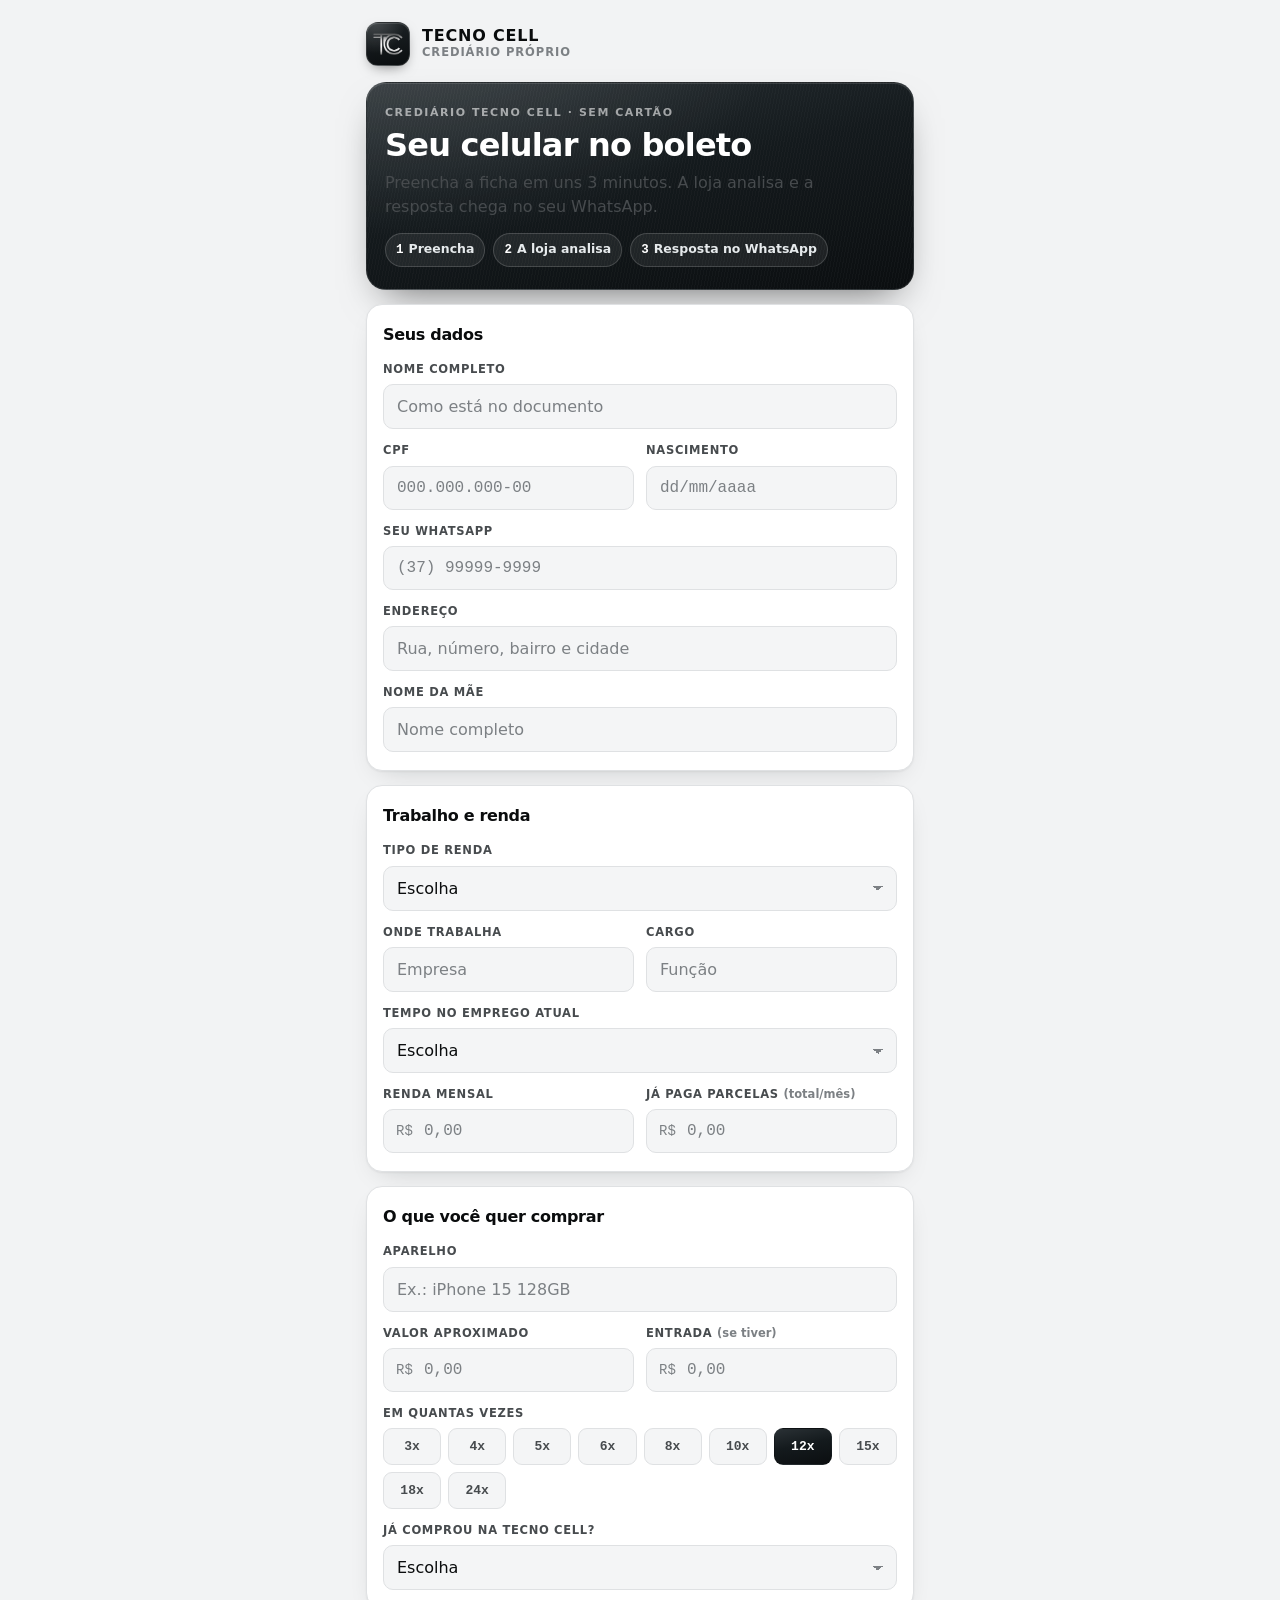
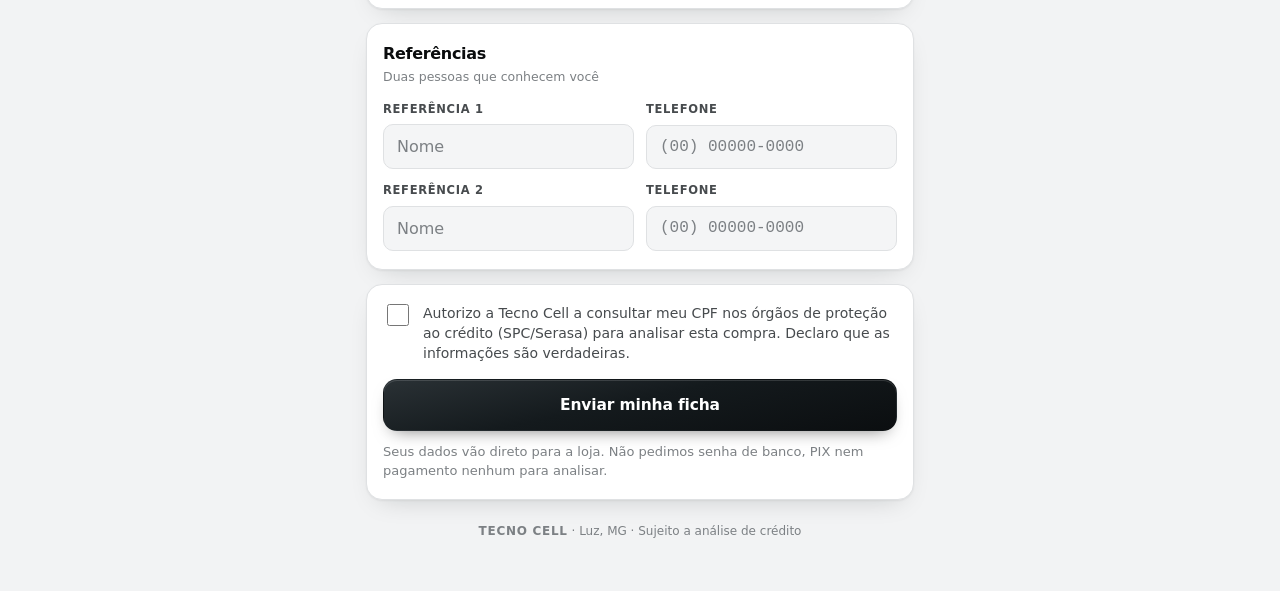
<file: index.html>
<!doctype html>
<html lang="pt-BR">
<head>
<meta charset="utf-8">
<meta name="viewport" content="width=device-width,initial-scale=1,viewport-fit=cover">
<meta name="theme-color" content="#0B0E10">
<meta name="description" content="Ficha de crediario da Tecno Cell: compre seu celular no boleto, sem cartao.">
<meta property="og:title" content="Crediario Tecno Cell">
<meta property="og:description" content="Preencha sua ficha em 3 minutos e receba a resposta no WhatsApp.">
<title>Crediário Tecno Cell</title>
<link rel="icon" href="assets/icone-192.png">
<link rel="apple-touch-icon" href="assets/icone-apple.png">
<link rel="stylesheet" href="assets/estilo.css">
</head>
<body>
<div class="wrap">
  <header class="brand">
    <div class="logo"><img alt="Tecno Cell" src="assets/logo.png"></div>
    <div><b>TECNO CELL</b><small>Crediário próprio</small></div>
  </header>

  <main>
    <section class="hero hero--metal">
      <div class="eyebrow">Crediário Tecno Cell · sem cartão</div>
      <h1>Seu celular no boleto</h1>
      <p>Preencha a ficha em uns 3 minutos. A loja analisa e a resposta chega no seu WhatsApp.</p>
      <div class="steps"><span><i>1</i>Preencha</span><span><i>2</i>A loja analisa</span><span><i>3</i>Resposta no WhatsApp</span></div>
    </section>

    <p class="note" id="atendidoPor" hidden style="margin:12px 2px 0"></p>

    <form id="form" novalidate>
      <section class="card">
        <h2>Seus dados</h2>
        <div class="fields">
          <label class="f"><span>Nome completo</span><input id="c_nome" type="text" autocomplete="name" placeholder="Como está no documento" required></label>
          <div class="row2">
            <label class="f"><span>CPF</span><input id="c_cpf" type="tel" class="num" inputmode="numeric" placeholder="000.000.000-00" required></label>
            <label class="f"><span>Nascimento</span><input id="c_nasc" type="tel" class="num" inputmode="numeric" placeholder="dd/mm/aaaa" required></label>
          </div>
          <label class="f"><span>Seu WhatsApp</span><input id="c_fone" type="tel" class="num" inputmode="numeric" autocomplete="tel" placeholder="(37) 99999-9999" required></label>
          <label class="f"><span>Endereço</span><input id="c_end" type="text" autocomplete="street-address" placeholder="Rua, número, bairro e cidade" required></label>
          <label class="f"><span>Nome da mãe</span><input id="c_mae" type="text" placeholder="Nome completo" required></label>
        </div>
      </section>

      <section class="card">
        <h2>Trabalho e renda</h2>
        <div class="fields">
          <label class="f"><span>Tipo de renda</span>
            <select id="c_vinc" required>
              <option value="">Escolha</option>
              <option>CLT (carteira assinada)</option>
              <option>Servidor público</option>
              <option>Aposentado ou pensionista</option>
              <option>Autônomo</option>
              <option>Outro</option>
            </select></label>
          <div class="row2">
            <label class="f"><span>Onde trabalha</span><input id="c_emp" type="text" placeholder="Empresa" required></label>
            <label class="f"><span>Cargo</span><input id="c_cargo" type="text" placeholder="Função"></label>
          </div>
          <label class="f"><span>Tempo no emprego atual</span>
            <select id="c_tempo" required>
              <option value="">Escolha</option>
              <option>Menos de 6 meses</option>
              <option>6 meses a 1 ano</option>
              <option>1 a 2 anos</option>
              <option>Mais de 2 anos</option>
            </select></label>
          <div class="row2">
            <label class="f"><span>Renda mensal</span><div class="money-wrap"><span class="cur">R$</span><input id="c_renda" type="text" class="money" inputmode="numeric" placeholder="0,00" required></div></label>
            <label class="f"><span>Já paga parcelas <em>(total/mês)</em></span><div class="money-wrap"><span class="cur">R$</span><input id="c_outras" type="text" class="money" inputmode="numeric" placeholder="0,00"></div></label>
          </div>
        </div>
      </section>

      <section class="card">
        <h2>O que você quer comprar</h2>
        <div class="fields">
          <label class="f"><span>Aparelho</span><input id="c_prod" type="text" placeholder="Ex.: iPhone 15 128GB" required></label>
          <div class="row2">
            <label class="f"><span>Valor aproximado</span><div class="money-wrap"><span class="cur">R$</span><input id="c_valor" type="text" class="money" inputmode="numeric" placeholder="0,00" required></div></label>
            <label class="f"><span>Entrada <em>(se tiver)</em></span><div class="money-wrap"><span class="cur">R$</span><input id="c_entrada" type="text" class="money" inputmode="numeric" placeholder="0,00"></div></label>
          </div>
          <label class="f"><span>Em quantas vezes</span><div class="chips" id="c_parc"></div></label>
          <label class="f"><span>Já comprou na Tecno Cell?</span>
            <select id="c_hist" required>
              <option value="">Escolha</option>
              <option>Não, é a primeira vez</option>
              <option>Sim, à vista ou no cartão</option>
              <option>Sim, no boleto ou crediário</option>
            </select></label>
        </div>
      </section>

      <section class="card">
        <h2>Referências<small>Duas pessoas que conhecem você</small></h2>
        <div class="fields">
          <div class="row2">
            <label class="f"><span>Referência 1</span><input id="c_r1n" type="text" placeholder="Nome" required></label>
            <label class="f"><span>Telefone</span><input id="c_r1f" type="tel" class="num" inputmode="numeric" placeholder="(00) 00000-0000" required></label>
          </div>
          <div class="row2">
            <label class="f"><span>Referência 2</span><input id="c_r2n" type="text" placeholder="Nome"></label>
            <label class="f"><span>Telefone</span><input id="c_r2f" type="tel" class="num" inputmode="numeric" placeholder="(00) 00000-0000"></label>
          </div>
        </div>
      </section>

      <section class="card">
        <label class="consent"><input type="checkbox" id="c_ok"><span>Autorizo a Tecno Cell a consultar meu CPF nos órgãos de proteção ao crédito (SPC/Serasa) para analisar esta compra. Declaro que as informações são verdadeiras.</span></label>
        <p class="err" id="formErr" hidden></p>
        <div class="btn-row"><button type="submit" class="btn btn-main" id="btnEnviar">Enviar minha ficha</button></div>
        <p class="note" style="margin-top:12px">Seus dados vão direto para a loja. Não pedimos senha de banco, PIX nem pagamento nenhum para analisar.</p>
      </section>
    </form>

    <!-- ficha enviada direto para a loja -->
    <section class="card done" id="pronto" hidden>
      <div class="tick">✓</div>
      <h2>Ficha enviada!</h2>
      <p id="prontoTxt">A loja já recebeu sua ficha e está analisando. A resposta chega no seu WhatsApp.</p>
      <div class="proto" id="protoTxt">TC-0000</div>
      <div class="docs">
        <b>PARA AGILIZAR, MANDE NO WHATSAPP DA LOJA:</b>
        <span>📷 Foto do RG ou CNH (frente e verso)</span>
        <span>📄 Comprovante de renda (holerite ou extrato dos últimos 3 meses)</span>
        <span>🏠 Comprovante de endereço</span>
      </div>
      <div class="btn-row">
        <a class="btn btn-wa" id="btnDocs" href="#" target="_blank" rel="noopener">Mandar documentos no WhatsApp</a>
      </div>
    </section>

    <!-- modo sem nuvem: manda a ficha pelo WhatsApp -->
    <section class="card done" id="prontoWa" hidden>
      <div class="tick">✓</div>
      <h2>Falta só enviar</h2>
      <p>Toque no botão verde para mandar sua ficha no WhatsApp da loja.</p>
      <div class="proto" id="protoTxt2">TC-0000</div>
      <div class="btn-row">
        <a class="btn btn-wa" id="btnSend" href="#" target="_blank" rel="noopener">Enviar ficha no WhatsApp</a>
        <button type="button" class="btn btn-ghost" id="btnCopiar">Copiar ficha</button>
      </div>
      <div class="docs">
        <b>DEPOIS, MANDE NA MESMA CONVERSA:</b>
        <span>📷 Foto do RG ou CNH (frente e verso)</span>
        <span>📄 Comprovante de renda</span>
        <span>🏠 Comprovante de endereço</span>
      </div>
      <div class="btn-row"><button type="button" class="btn btn-ghost" id="btnCorrigir">Corrigir algum dado</button></div>
    </section>

    <footer><b style="letter-spacing:.06em">TECNO CELL</b> · <span id="rodapeCidade">Luz, MG</span> · Sujeito a análise de crédito</footer>
  </main>
</div>
<div class="toast" id="toast" role="status"></div>

<script src="config.js"></script>
<script src="assets/comum.js"></script>
<script>
(function () {
"use strict";
var C = window.CRED, $ = C.$, CFG = C.CFG;
$("rodapeCidade").textContent = CFG.cidade || "";

/* vendedora que mandou o link: ...?v=camila */
var vend = (new URLSearchParams(location.search).get("v") || "").trim().slice(0, 20);
if (vend) {
  $("atendidoPor").textContent = "Atendimento: " + vend.charAt(0).toUpperCase() + vend.slice(1);
  $("atendidoPor").hidden = false;
}

/* mascaras */
["c_fone", "c_r1f", "c_r2f"].forEach(function (id) {
  $(id).addEventListener("input", function () { this.value = C.mascFone(this.value); });
});
$("c_cpf").addEventListener("input", function () { this.value = C.mascCpf(this.value); });
$("c_nasc").addEventListener("input", function () { this.value = C.mascData(this.value); });
["c_renda", "c_outras", "c_valor", "c_entrada"].forEach(function (id) { C.ligarDinheiro($(id)); });
document.addEventListener("input", function (e) {
  if (e.target && e.target.removeAttribute) e.target.removeAttribute("aria-invalid");
});

/* parcelas */
var PARC = [3, 4, 5, 6, 8, 10, 12, 15, 18, 24], parcSel = 12;
PARC.forEach(function (n) {
  var b = document.createElement("button");
  b.type = "button"; b.className = "chip"; b.textContent = n + "x";
  b.setAttribute("aria-pressed", n === parcSel ? "true" : "false");
  b.addEventListener("click", function () {
    parcSel = n;
    Array.prototype.forEach.call($("c_parc").children, function (c) {
      c.setAttribute("aria-pressed", c === b ? "true" : "false");
    });
  });
  $("c_parc").appendChild(b);
});

function dados() {
  return {
    nome: $("c_nome").value.trim(), cpf: C.digitos($("c_cpf").value),
    nascimento: $("c_nasc").value, telefone: C.digitos($("c_fone").value),
    endereco: $("c_end").value.trim(), mae: $("c_mae").value.trim(),
    vinculo: $("c_vinc").value, empresa: $("c_emp").value.trim(), cargo: $("c_cargo").value.trim(),
    tempo_emprego: $("c_tempo").value, renda: C.valorDe("c_renda"), outras_parcelas: C.valorDe("c_outras"),
    produto: $("c_prod").value.trim(), valor: C.valorDe("c_valor"), entrada: C.valorDe("c_entrada"),
    parcelas: parcSel, historico_loja: $("c_hist").value,
    ref1_nome: $("c_r1n").value.trim(), ref1_fone: $("c_r1f").value,
    ref2_nome: $("c_r2n").value.trim(), ref2_fone: $("c_r2f").value,
    autorizou_consulta: true,
    origem: vend ? "vendedor" : "link", vendedor: vend || null,
    agente: navigator.userAgent.slice(0, 120)
  };
}

function textoFicha(d, proto) {
  var L = ["📝 *FICHA DE CREDIÁRIO – TECNO CELL*", "*Protocolo:* " + proto, "",
    "👤 *DADOS*", "*Nome:* " + d.nome, "*CPF:* " + C.mascCpf(d.cpf), "*Nascimento:* " + d.nascimento,
    "*WhatsApp:* " + C.foneBonito(d.telefone), "*Endereço:* " + d.endereco, "*Mãe:* " + d.mae, "",
    "💼 *TRABALHO E RENDA*", "*Tipo de renda:* " + d.vinculo, "*Empresa:* " + d.empresa];
  if (d.cargo) L.push("*Cargo:* " + d.cargo);
  L.push("*Tempo no emprego:* " + d.tempo_emprego, "*Renda mensal:* " + C.brl(d.renda),
    "*Outras parcelas:* " + C.brl(d.outras_parcelas), "",
    "📱 *COMPRA*", "*Aparelho:* " + d.produto, "*Valor aproximado:* " + C.brl(d.valor),
    "*Entrada:* " + C.brl(d.entrada), "*Parcelas:* " + d.parcelas + "x",
    "*Já comprou na loja:* " + d.historico_loja, "",
    "👥 *REFERÊNCIAS*", "*Referência 1:* " + d.ref1_nome + " – " + d.ref1_fone);
  if (d.ref2_nome) L.push("*Referência 2:* " + d.ref2_nome + " – " + d.ref2_fone);
  L.push("", "✅ Autorizo a consulta do meu CPF no SPC/Serasa.", "📎 Vou enviar meus documentos em seguida.");
  return L.join("\n");
}

function protocoloLocal() {
  var d = new Date();
  return "TC-" + String(d.getMonth() + 1).padStart(2, "0") + String(d.getDate()).padStart(2, "0") +
         "-" + String(Math.floor(1000 + Math.random() * 9000));
}

var fichaTxt = "", enviando = false;

$("form").addEventListener("submit", function (e) {
  e.preventDefault();
  if (enviando) return;
  var req = ["c_nome", "c_cpf", "c_nasc", "c_fone", "c_end", "c_mae", "c_vinc", "c_emp",
             "c_tempo", "c_renda", "c_prod", "c_valor", "c_hist", "c_r1n", "c_r1f"];
  var ruim = [], err = $("formErr");
  req.forEach(function (id) {
    var el = $(id);
    var vazio = el.classList.contains("money") ? !(C.valorDe(id) > 0) : !el.value.trim();
    if (vazio) { el.setAttribute("aria-invalid", "true"); ruim.push(el); }
  });
  if (ruim.length) {
    err.textContent = "Faltou preencher " + ruim.length + (ruim.length > 1 ? " campos (marcados em vermelho)." : " campo (marcado em vermelho).");
    err.hidden = false; ruim[0].focus(); return;
  }
  if (!C.cpfValido($("c_cpf").value)) {
    $("c_cpf").setAttribute("aria-invalid", "true"); $("c_cpf").focus();
    err.textContent = "Esse CPF não é válido. Confira os números."; err.hidden = false; return;
  }
  if (C.digitos($("c_fone").value).length < 10) {
    $("c_fone").setAttribute("aria-invalid", "true"); $("c_fone").focus();
    err.textContent = "Confira seu WhatsApp: precisa do DDD e do número."; err.hidden = false; return;
  }
  if (!$("c_ok").checked) {
    err.textContent = "Marque a autorização de consulta do CPF para continuar.";
    err.hidden = false; return;
  }
  err.hidden = true;
  var d = dados();

  /* ---- sem nuvem configurada: cai no WhatsApp, como antes ---- */
  if (!C.Nuvem.ativa) {
    var p = protocoloLocal();
    fichaTxt = textoFicha(d, p);
    $("protoTxt2").textContent = p;
    $("btnSend").href = C.waHref(CFG.whatsLoja, fichaTxt);
    $("form").hidden = true; $("prontoWa").hidden = false; window.scrollTo(0, 0);
    return;
  }

  /* ---- manda direto para o painel da loja ---- */
  enviando = true;
  var btn = $("btnEnviar");
  btn.disabled = true; btn.textContent = "Enviando...";
  C.Nuvem.rpc("enviar_ficha", { p: d }).then(function (r) {
    var proto = (r && r.protocolo) || "";
    $("protoTxt").textContent = proto;
    if (r && r.repetida) {
      $("prontoTxt").textContent = "Sua ficha já havia chegado na loja e está em análise. A resposta chega no seu WhatsApp.";
    }
    $("btnDocs").href = C.waHref(CFG.whatsLoja,
      "Olá! Acabei de enviar minha ficha de crediário (" + proto + "). Vou mandar meus documentos aqui.");
    $("form").hidden = true; $("pronto").hidden = false; window.scrollTo(0, 0);
  }).catch(function (e) {
    enviando = false;
    btn.disabled = false; btn.textContent = "Enviar minha ficha";
    var msg = (e && e.message) || "";
    if (/Failed to fetch|NetworkError|Load failed/i.test(msg)) {
      msg = "Sem internet agora. Confira a conexão e toque em enviar de novo.";
    }
    err.textContent = msg || "Não consegui enviar agora. Tente de novo em instantes.";
    err.hidden = false;
    /* plano B: pelo menos manda pelo WhatsApp */
    fichaTxt = textoFicha(d, protocoloLocal());
    $("btnSend").href = C.waHref(CFG.whatsLoja, fichaTxt);
    $("prontoWa").hidden = false;
    $("prontoWa").scrollIntoView({ behavior: "smooth", block: "start" });
  });
});

$("btnCopiar").addEventListener("click", function () { C.copiar(fichaTxt); });
$("btnCorrigir").addEventListener("click", function () {
  $("prontoWa").hidden = true; $("form").hidden = false;
});
})();
</script>
</body>
</html>
</file>
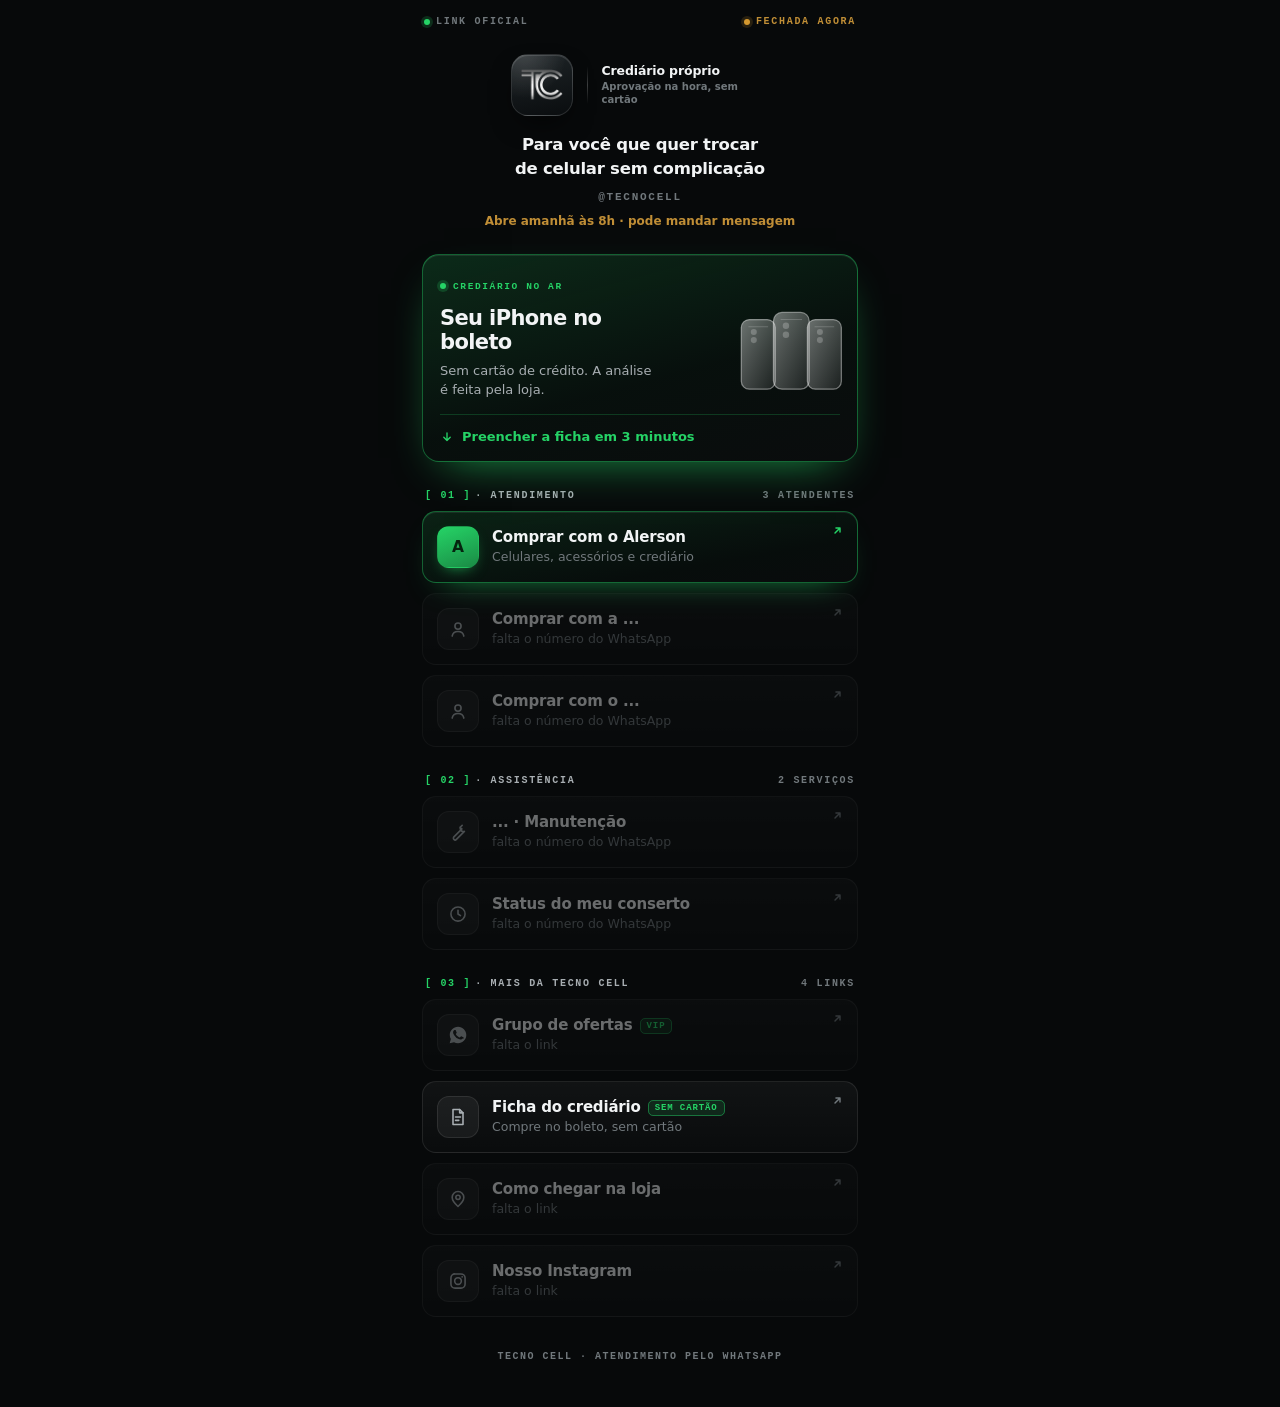
<file: bio.html>
<!doctype html>
<html lang="pt-BR" data-theme="dark">
<head>
<meta charset="utf-8">
<meta name="viewport" content="width=device-width,initial-scale=1,viewport-fit=cover">
<meta name="theme-color" content="#07090A">
<title>Tecno Cell · Link oficial</title>
<meta name="description" content="Link oficial da Tecno Cell. Escolha o vendedor ou o setor e fale direto no WhatsApp.">
<meta property="og:title" content="Tecno Cell · Link oficial">
<meta property="og:description" content="Escolha com quem falar e caia direto no WhatsApp.">
<meta property="og:type" content="website">
<style>[hidden]{display:none!important}img{max-width:100%}</style>
</head>
<body>
<style>
:root{
  /* ---- cor de destaque da página (troque só esta linha) ----
     verde  37,211,102   |  laranja 255,138,42
     azul   56,152,255   |  roxo    168,110,255  |  vermelho 240,72,72 */
  --acc-rgb:37,211,102;
  --acc:rgb(var(--acc-rgb));

  --bg:#07090A; --ink:#F2F4F5; --ink-2:#A8AEB2; --ink-3:#71787C;
  --line:rgba(255,255,255,.09); --line-2:rgba(255,255,255,.055);
  --card:linear-gradient(180deg,rgba(255,255,255,.045),rgba(255,255,255,.014));
  --f:system-ui,-apple-system,"Segoe UI",Roboto,"Helvetica Neue",sans-serif;
  --m:ui-monospace,"SF Mono",SFMono-Regular,"Roboto Mono",Menlo,monospace;
  color-scheme:dark;
}
*{box-sizing:border-box}
html,body{background:var(--bg)}
body{margin:0;color:var(--ink);font-family:var(--f);font-size:16px;line-height:1.5;-webkit-text-size-adjust:100%;overflow-x:hidden}

/* céu estrelado + brilho da cor de destaque */
.sky{position:fixed;inset:0;z-index:-1;pointer-events:none;
  background:
    radial-gradient(90% 55% at 50% -8%,rgba(var(--acc-rgb),.16),rgba(0,0,0,0) 62%),
    radial-gradient(70% 40% at 50% 104%,rgba(var(--acc-rgb),.08),rgba(0,0,0,0) 70%),
    var(--bg);}
.sky::after{content:"";position:absolute;inset:0;opacity:.75;
  background-image:
    radial-gradient(1.4px 1.4px at 12% 9%,rgba(255,255,255,.55),transparent),
    radial-gradient(1.1px 1.1px at 78% 6%,rgba(255,255,255,.4),transparent),
    radial-gradient(1.2px 1.2px at 33% 21%,rgba(255,255,255,.32),transparent),
    radial-gradient(1px 1px at 88% 27%,rgba(255,255,255,.45),transparent),
    radial-gradient(1.3px 1.3px at 6% 38%,rgba(255,255,255,.3),transparent),
    radial-gradient(1px 1px at 62% 44%,rgba(255,255,255,.35),transparent),
    radial-gradient(1.2px 1.2px at 23% 58%,rgba(255,255,255,.28),transparent),
    radial-gradient(1px 1px at 92% 63%,rgba(255,255,255,.32),transparent),
    radial-gradient(1.4px 1.4px at 44% 74%,rgba(255,255,255,.26),transparent),
    radial-gradient(1px 1px at 15% 86%,rgba(255,255,255,.34),transparent),
    radial-gradient(1.1px 1.1px at 71% 91%,rgba(255,255,255,.3),transparent),
    radial-gradient(1px 1px at 52% 33%,rgba(255,255,255,.22),transparent);}

.wrap{max-width:470px;margin:0 auto;
  padding-left:max(17px,env(safe-area-inset-left,0px));
  padding-right:max(17px,env(safe-area-inset-right,0px));
  padding-top:env(safe-area-inset-top,0px);
  padding-bottom:calc(40px + env(safe-area-inset-bottom,0px))}

/* barra de cima */
.bar{display:flex;align-items:center;justify-content:space-between;gap:10px;padding:16px 2px 0;
  font:700 10px var(--m);letter-spacing:.17em;text-transform:uppercase;color:var(--ink-3)}
.bar b{font-weight:700;display:inline-flex;align-items:center;gap:6px}
.bar i{width:6px;height:6px;border-radius:50%;background:var(--acc);display:inline-block;
  box-shadow:0 0 0 3px rgba(var(--acc-rgb),.18)}
.bar .shut i{background:#D4982F;box-shadow:0 0 0 3px rgba(212,152,47,.16)}
.bar .shut{color:#C08E36}

/* topo */
.top{text-align:center;padding-top:26px}
.mark{display:flex;align-items:center;justify-content:center;gap:14px}
.mark .logo{width:62px;height:62px;flex:0 0 62px;border-radius:17px;padding:9px;display:grid;place-items:center;
  background:radial-gradient(125% 145% at 20% -12%,rgba(255,255,255,.18),rgba(255,255,255,0) 58%),linear-gradient(168deg,#1E2427,#0A0D0F);
  border:1px solid rgba(255,255,255,.13);box-shadow:0 12px 30px -12px #000,inset 0 1px 0 rgba(255,255,255,.12)}
.mark .logo img{width:100%;display:block}
.mark .div{width:1px;height:38px;background:linear-gradient(180deg,transparent,rgba(255,255,255,.22),transparent)}
.mark .selo{text-align:left;max-width:168px}
.mark .selo b{display:block;font-size:12.5px;font-weight:800;letter-spacing:-.01em;line-height:1.2}
.mark .selo span{display:block;font-size:10px;color:var(--ink-3);font-weight:600;line-height:1.3;margin-top:2px}
.top h1{margin:17px 0 0;font-size:16.5px;font-weight:700;letter-spacing:-.015em;color:var(--ink);text-wrap:balance}
.top .handle{margin:9px 0 0;font:700 11px var(--m);letter-spacing:.16em;text-transform:uppercase;color:var(--ink-3)}
.top .aviso{margin:9px 0 0;font-size:12px;color:#C08E36;font-weight:600}

/* faixa de destaque */
.promo{position:relative;display:block;text-decoration:none;color:inherit;margin-top:24px;padding:17px 17px 15px;border-radius:17px;overflow:hidden;
  border:1px solid rgba(var(--acc-rgb),.42);
  background:linear-gradient(165deg,rgba(var(--acc-rgb),.17),rgba(var(--acc-rgb),.035) 58%,rgba(255,255,255,.015));
  box-shadow:0 18px 44px -22px rgba(var(--acc-rgb),.75),inset 0 1px 0 rgba(255,255,255,.08)}
.promo .eyebrow{display:inline-flex;align-items:center;gap:7px;font:700 9.5px var(--m);letter-spacing:.17em;text-transform:uppercase;color:var(--acc)}
.promo .eyebrow i{width:6px;height:6px;border-radius:50%;background:var(--acc);box-shadow:0 0 0 3px rgba(var(--acc-rgb),.2)}
.promo h2{margin:11px 0 0;font-size:21px;font-weight:800;letter-spacing:-.03em;line-height:1.14;max-width:16ch}
.promo p{margin:6px 0 0;font-size:13px;color:var(--ink-2);max-width:26ch}
.promo .cta{display:flex;align-items:center;gap:8px;margin-top:14px;padding-top:12px;border-top:1px solid rgba(var(--acc-rgb),.22);
  font-size:13px;font-weight:700;color:var(--acc)}
.promo .cta svg{width:14px;height:14px;flex:0 0 14px}
.promo .fones{position:absolute;right:-4px;top:50%;transform:translateY(-54%);width:134px;opacity:1;pointer-events:none}
@media (max-width:400px){.promo .fones{opacity:.42;right:-26px}}

/* seções */
.sec{margin-top:28px}
.sec > header{display:flex;align-items:baseline;justify-content:space-between;gap:10px;padding:0 3px 10px;
  font:700 10px var(--m);letter-spacing:.17em;text-transform:uppercase;color:var(--ink-3)}
.sec > header b{color:var(--ink-2);font-weight:700}
.sec > header b em{font-style:normal;color:var(--acc);margin-right:4px}
.list{display:grid;gap:10px}

/* cartões */
.item{position:relative;display:flex;align-items:center;gap:13px;text-decoration:none;color:inherit;
  padding:14px 40px 14px 14px;border-radius:14px;border:1px solid var(--line);background:var(--card);
  transition:transform .12s ease,border-color .15s ease,box-shadow .15s ease}
.item:active{transform:scale(.985)}
.item .ar{position:absolute;top:11px;right:12px;width:15px;height:15px;color:var(--ink-3)}
.item .ar svg{width:100%;height:100%;display:block}
.item .av{width:42px;height:42px;flex:0 0 42px;border-radius:12px;display:grid;place-items:center;
  font:800 15.5px var(--f);letter-spacing:.01em;background:rgba(255,255,255,.055);color:var(--ink-2);border:1px solid var(--line)}
.item .av svg{width:20px;height:20px;display:block}
.item .tx{min-width:0;flex:1}
.item .tx b{display:block;font-size:15px;font-weight:700;letter-spacing:-.012em;line-height:1.25}
.item .tx > span{display:block;font-size:12.5px;color:var(--ink-3);font-weight:500;margin-top:2px;
  overflow:hidden;text-overflow:ellipsis;white-space:nowrap}
.item .tag{font:700 9px var(--m);letter-spacing:.1em;text-transform:uppercase;color:var(--acc);
  border:1px solid rgba(var(--acc-rgb),.45);background:rgba(var(--acc-rgb),.12);padding:2px 6px;border-radius:5px;margin-left:7px;vertical-align:2px}

/* cartão ativo (com brilho) */
.item.on{border-color:rgba(var(--acc-rgb),.42);
  background:linear-gradient(170deg,rgba(var(--acc-rgb),.13),rgba(var(--acc-rgb),.025) 70%,rgba(255,255,255,.012));
  box-shadow:0 14px 34px -22px rgba(var(--acc-rgb),.85),inset 0 1px 0 rgba(255,255,255,.07)}
.item.on .av{background:linear-gradient(158deg,rgba(var(--acc-rgb),1),rgba(var(--acc-rgb),.62));color:#05230F;border-color:transparent;
  box-shadow:0 6px 16px -8px rgba(var(--acc-rgb),.9)}
.item.on .ar{color:var(--acc)}
@media (hover:hover){.item:hover{border-color:rgba(var(--acc-rgb),.55)}}

/* cartão apagado (falta dado) */
.item.off{opacity:.42;pointer-events:none}

footer{margin-top:30px;text-align:center;font:600 10px var(--m);letter-spacing:.15em;text-transform:uppercase;color:var(--ink-3);line-height:1.9}
@media (prefers-reduced-motion:reduce){*{transition:none!important}}
</style>

<div class="sky"></div>

<div class="wrap">
  <div class="bar">
    <b><i></i>Link oficial</b>
    <span id="status"></span>
  </div>

  <header class="top">
    <div class="mark">
      <div class="logo"><img alt="Tecno Cell" src="[data-uri]"></div>
      <div class="div"></div>
      <div class="selo"><b id="seloT"></b><span id="seloS"></span></div>
    </div>
    <h1 id="tagline"></h1>
    <p class="handle" id="handle"></p>
    <p class="aviso" id="aviso" hidden></p>
  </header>

  <a class="promo" id="promo" hidden></a>

  <main id="secoes"></main>

  <footer id="rodape"></footer>
</div>

<script>
/* ==========================================================
   ÁREA DE EDIÇÃO — mexa só daqui até onde está escrito FIM.
   WhatsApp = 55 + DDD + número, só dígitos.
   (37) 99148-6624  ->  "5537991486624"
   Deixou vazio (""), o botão aparece apagado na página.
   ========================================================== */

var LOJA = {
  seloTitulo: "Crediário próprio",
  seloSub:    "Aprovação na hora, sem cartão",
  tagline:    "Para você que quer trocar de celular sem complicação",
  handle:     "@tecnocell",          /* só o @, aparece embaixo do nome */
  instagram:  "",                     /* https://instagram.com/... */
  mapa:       "",                     /* link do Google Maps da loja */
  grupo:      "",                     /* link do grupo de ofertas do WhatsApp */
  ficha:      "index.html",           /* ficha de crediário (já existe) */
  rodape:     "Tecno Cell · atendimento pelo WhatsApp"
};

/* faixa de destaque lá de cima (deixe DESTAQUE = null para tirar) */
var DESTAQUE = {
  etiqueta: "Crediário no ar",
  titulo:   "Seu iPhone no boleto",
  texto:    "Sem cartão de crédito. A análise é feita pela loja.",
  cta:      "Preencher a ficha em 3 minutos",
  link:     "ficha"
};

/* horário da loja (24h). [] = fechado. 0=domingo ... 6=sábado */
var HORARIO = {
  1:[["08:00","18:00"]], 2:[["08:00","18:00"]], 3:[["08:00","18:00"]],
  4:[["08:00","18:00"]], 5:[["08:00","18:00"]], 6:[["08:00","12:00"]], 0:[]
};

var SECOES = [
  { id:"atend",  titulo:"Atendimento",      unidade:"atendentes" },
  { id:"assist", titulo:"Assistência",      unidade:"serviços"   },
  { id:"mais",   titulo:"Mais da Tecno Cell", unidade:"links"    }
];

var ITENS = [
  /* ---------------- VENDEDORES ---------------- */
  { sec:"atend", nome:"Comprar com o Alerson", sub:"Celulares, acessórios e crediário",
    numero:"5537991486624",
    msg:"Oi, Alerson! Vim pelo Instagram e quero falar sobre um aparelho." },

  { sec:"atend", nome:"Comprar com a ...", sub:"Celulares, acessórios e crediário",
    numero:"",
    msg:"Oi! Vim pelo Instagram e quero falar sobre um aparelho." },

  { sec:"atend", nome:"Comprar com o ...", sub:"Celulares, acessórios e crediário",
    numero:"",
    msg:"Oi! Vim pelo Instagram e quero falar sobre um aparelho." },

  /* ---------------- ASSISTÊNCIA ---------------- */
  { sec:"assist", nome:"... · Manutenção", sub:"Orçamento de reparo e ordem de serviço",
    icone:"ferramenta", numero:"",
    msg:"Oi! Queria um orçamento de conserto. Meu aparelho é um " },

  { sec:"assist", nome:"Status do meu conserto", sub:"Saber se o aparelho já está pronto",
    icone:"relogio", numero:"",
    msg:"Oi! Queria saber o andamento do conserto do meu aparelho." },

  /* ---------------- MAIS ---------------- */
  { sec:"mais", nome:"Grupo de ofertas", sub:"Promoções e novidades em primeira mão",
    icone:"whats", tag:"VIP", link:"grupo" },

  { sec:"mais", nome:"Ficha do crediário", sub:"Compre no boleto, sem cartão",
    icone:"ficha", tag:"Sem cartão", link:"ficha" },

  { sec:"mais", nome:"Como chegar na loja", sub:"Abrir no mapa",
    icone:"mapa", link:"mapa" },

  { sec:"mais", nome:"Nosso Instagram", sub:"Ver as novidades e os preços",
    icone:"instagram", link:"instagram" }
];

/* ======================= FIM DA ÁREA DE EDIÇÃO ======================= */

var IC = {
  seta:'<svg viewBox="0 0 24 24" fill="none" stroke="currentColor" stroke-width="2.3" stroke-linecap="round" stroke-linejoin="round"><path d="M8 16 16 8M9.5 8H16v6.5"/></svg>',
  baixo:'<svg viewBox="0 0 24 24" fill="none" stroke="currentColor" stroke-width="2.3" stroke-linecap="round" stroke-linejoin="round"><path d="M12 5v13M6.5 12.5 12 18l5.5-5.5"/></svg>',
  whats:'<svg viewBox="0 0 24 24" fill="currentColor"><path d="M12.04 2C6.58 2 2.13 6.45 2.13 11.91c0 1.75.46 3.46 1.32 4.96L2 22l5.25-1.38a9.9 9.9 0 0 0 4.79 1.22h.01c5.46 0 9.91-4.45 9.91-9.91C21.96 6.45 17.5 2 12.04 2zm5.8 14.04c-.25.69-1.44 1.33-1.98 1.38-.54.06-1.04.26-3.6-.86-2.99-1.3-4.86-4.5-5.01-4.71-.15-.21-1.19-1.65-1.14-3.13.05-1.48.84-2.18 1.13-2.48.29-.3.63-.36.84-.36.21 0 .43.01.62.02.2.01.46-.07.72.57.26.64.88 2.19.96 2.35.08.16.13.35.02.56-.11.21-.17.34-.33.53-.16.19-.34.42-.48.56-.16.16-.32.33-.14.65.18.32.8 1.35 1.72 2.19 1.18 1.08 2.18 1.42 2.49 1.58.31.16.49.14.68-.06.19-.2.8-.88 1.02-1.18.21-.3.43-.24.72-.13.29.11 1.83.9 2.15 1.06.32.16.53.24.61.37.08.13.08.76-.17 1.45z"/></svg>',
  ferramenta:'<svg viewBox="0 0 24 24" fill="none" stroke="currentColor" stroke-width="1.9" stroke-linecap="round" stroke-linejoin="round"><path d="M14.7 6.3a4 4 0 0 0 5 5l-9.6 9.6a2.1 2.1 0 0 1-3-3l9.6-9.6a4 4 0 0 1-2-2z"/><path d="M14.7 6.3 17 4"/></svg>',
  relogio:'<svg viewBox="0 0 24 24" fill="none" stroke="currentColor" stroke-width="1.9" stroke-linecap="round" stroke-linejoin="round"><circle cx="12" cy="12" r="8.5"/><path d="M12 7.5V12l3 2"/></svg>',
  ficha:'<svg viewBox="0 0 24 24" fill="none" stroke="currentColor" stroke-width="1.9" stroke-linecap="round" stroke-linejoin="round"><path d="M6 3h8l4 4v14H6z"/><path d="M14 3v4h4M9 12h6M9 16h4"/></svg>',
  pessoa:'<svg viewBox="0 0 24 24" fill="none" stroke="currentColor" stroke-width="1.9" stroke-linecap="round" stroke-linejoin="round"><circle cx="12" cy="8.5" r="3.7"/><path d="M5 20.5c.6-3.6 3.5-5.6 7-5.6s6.4 2 7 5.6"/></svg>',
  mapa:'<svg viewBox="0 0 24 24" fill="none" stroke="currentColor" stroke-width="1.9" stroke-linecap="round" stroke-linejoin="round"><path d="M12 21s7-6.1 7-11a7 7 0 1 0-14 0c0 4.9 7 11 7 11z"/><circle cx="12" cy="10" r="2.6"/></svg>',
  instagram:'<svg viewBox="0 0 24 24" fill="none" stroke="currentColor" stroke-width="1.9" stroke-linecap="round" stroke-linejoin="round"><rect x="3.5" y="3.5" width="17" height="17" rx="5"/><circle cx="12" cy="12" r="4"/><circle cx="17" cy="7" r="1.1" fill="currentColor" stroke="none"/></svg>',
  fones:'<svg viewBox="0 0 150 120" fill="none" aria-hidden="true"><defs><linearGradient id="g1" x1="0" y1="0" x2="1" y2="1"><stop offset="0" stop-color="rgba(255,255,255,.4)"/><stop offset="1" stop-color="rgba(255,255,255,.08)"/></linearGradient></defs><g stroke="rgba(255,255,255,.42)" stroke-width="1.4"><rect x="16" y="26" width="38" height="78" rx="9" fill="url(#g1)"/><rect x="52" y="18" width="40" height="86" rx="9.5" fill="url(#g1)"/><rect x="90" y="26" width="38" height="78" rx="9" fill="url(#g1)"/></g><g fill="rgba(255,255,255,.22)"><circle cx="30" cy="40" r="3.4"/><circle cx="30" cy="49" r="3.4"/><circle cx="66" cy="33" r="3.6"/><circle cx="66" cy="43" r="3.6"/><circle cx="104" cy="40" r="3.4"/><circle cx="104" cy="49" r="3.4"/></g><g stroke="rgba(255,255,255,.18)" stroke-width="1.2"><path d="M60 26h24"/><path d="M24 34h22"/><path d="M98 34h22"/></g></svg>'
};

function esc(s){return String(s==null?"":s).replace(/&/g,"&amp;").replace(/</g,"&lt;").replace(/>/g,"&gt;").replace(/"/g,"&quot;");}
function wa(n,t){return "https://api.whatsapp.com/send?phone="+n+"&text="+encodeURIComponent(t||"");}
function num2(n){var d=String(n||"").replace(/\D/g,"");return d.length>=12?d:"";}
function pad(n){return (n<10?"0":"")+n;}

/* ---------- topo ---------- */
document.getElementById("seloT").textContent  = LOJA.seloTitulo || "";
document.getElementById("seloS").textContent  = LOJA.seloSub || "";
document.getElementById("tagline").textContent= LOJA.tagline || "";
document.getElementById("handle").textContent = LOJA.handle || "";
document.getElementById("rodape").textContent = LOJA.rodape || "";

/* ---------- aberto / fechado ---------- */
function agora(){
  try{
    var p=new Intl.DateTimeFormat("en-US",{timeZone:"America/Sao_Paulo",weekday:"short",hour:"2-digit",minute:"2-digit",hour12:false}).formatToParts(new Date()),o={};
    p.forEach(function(x){o[x.type]=x.value;});
    var dd={Sun:0,Mon:1,Tue:2,Wed:3,Thu:4,Fri:5,Sat:6};
    return {d:dd[o.weekday],m:(parseInt(o.hour,10)%24)*60+parseInt(o.minute,10)};
  }catch(e){var x=new Date();return {d:x.getDay(),m:x.getHours()*60+x.getMinutes()};}
}
function mm(h){var a=h.split(":");return (+a[0])*60+(+a[1]);}
function hl(h){var a=h.split(":");return (+a[0])+(a[1]==="00"?"h":"h"+a[1]);}
var DIAS=["domingo","segunda","terça","quarta","quinta","sexta","sábado"];

(function(){
  var a=agora(), hoje=HORARIO[a.d]||[], aberta=null, i;
  for(i=0;i<hoje.length;i++) if(a.m>=mm(hoje[i][0])&&a.m<mm(hoje[i][1])) aberta=hoje[i];
  var st=document.getElementById("status"), av=document.getElementById("aviso");
  if(aberta){
    st.innerHTML='<b><i></i>Aberta agora</b>';
  }else{
    st.innerHTML='<b class="shut"><i></i>Fechada agora</b>';
    var prox=null;
    for(i=0;i<hoje.length;i++) if(a.m<mm(hoje[i][0])){prox={q:"hoje",h:hoje[i][0]};break;}
    if(!prox) for(var k=1;k<=7;k++){var d=(a.d+k)%7,f=HORARIO[d]||[];if(f.length){prox={q:(k===1?"amanhã":DIAS[d]),h:f[0][0]};break;}}
    if(prox){ av.textContent="Abre "+prox.q+" às "+hl(prox.h)+" · pode mandar mensagem"; av.hidden=false; }
  }
})();

/* ---------- faixa de destaque ---------- */
if (DESTAQUE){
  var alvo = DESTAQUE.link ? (LOJA[DESTAQUE.link]||"") : (DESTAQUE.url||"");
  if (alvo){
    var pr=document.getElementById("promo");
    pr.href=alvo;
    if(DESTAQUE.link!=="ficha"){pr.target="_blank";pr.rel="noopener";}
    pr.innerHTML = '<span class="fones">'+IC.fones+'</span>'+
      '<span class="eyebrow"><i></i>'+esc(DESTAQUE.etiqueta||"")+'</span>'+
      '<h2>'+esc(DESTAQUE.titulo||"")+'</h2>'+
      '<p>'+esc(DESTAQUE.texto||"")+'</p>'+
      '<span class="cta">'+IC.baixo+esc(DESTAQUE.cta||"")+'</span>';
    pr.hidden=false;
  }
}

/* ---------- lista ---------- */
function card(it){
  var href="", novaAba=true, off=false;
  if(it.link){
    href = LOJA[it.link]||"";
    if(!href) off=true;
    if(it.link==="ficha") novaAba=false;
  }else{
    var n=num2(it.numero);
    if(!n) off=true; else href=wa(n,it.msg);
  }
  var ini = String(it.nome).replace(/^(comprar com (a|o) )/i,"").trim().charAt(0).toUpperCase();
  var av  = it.icone ? IC[it.icone] : (/[A-ZÀ-Ú]/.test(ini) ? esc(ini) : IC.pessoa);
  var sub = off ? (it.link?"falta o link":"falta o número do WhatsApp") : (it.sub||"");
  var tag = it.tag ? '<span class="tag">'+esc(it.tag)+'</span>' : "";
  var on  = !off && !it.link;              /* cartões de WhatsApp ficam acesos */
  if(!off && it.link==="grupo") on=true;

  return '<a class="item'+(on?" on":"")+(off?" off":"")+'" href="'+esc(off?"#":href)+'"'+
         (!off&&novaAba?' target="_blank" rel="noopener"':'')+(off?' aria-disabled="true" tabindex="-1"':'')+'>'+
           '<span class="av">'+av+'</span>'+
           '<span class="tx"><b>'+esc(it.nome)+tag+'</b><span>'+esc(sub)+'</span></span>'+
           '<span class="ar">'+IC.seta+'</span></a>';
}

var html="", n=0;
SECOES.forEach(function(s){
  var itens=ITENS.filter(function(i){return i.sec===s.id;});
  if(!itens.length) return;
  n++;
  html+='<section class="sec"><header><b><em>[ '+pad(n)+' ]</em>· '+esc(s.titulo)+'</b>'+
        '<span>'+itens.length+' '+esc(s.unidade||"links")+'</span></header>'+
        '<div class="list">'+itens.map(card).join("")+'</div></section>';
});
document.getElementById("secoes").innerHTML=html;
</script>
</body>
</html>
</file>
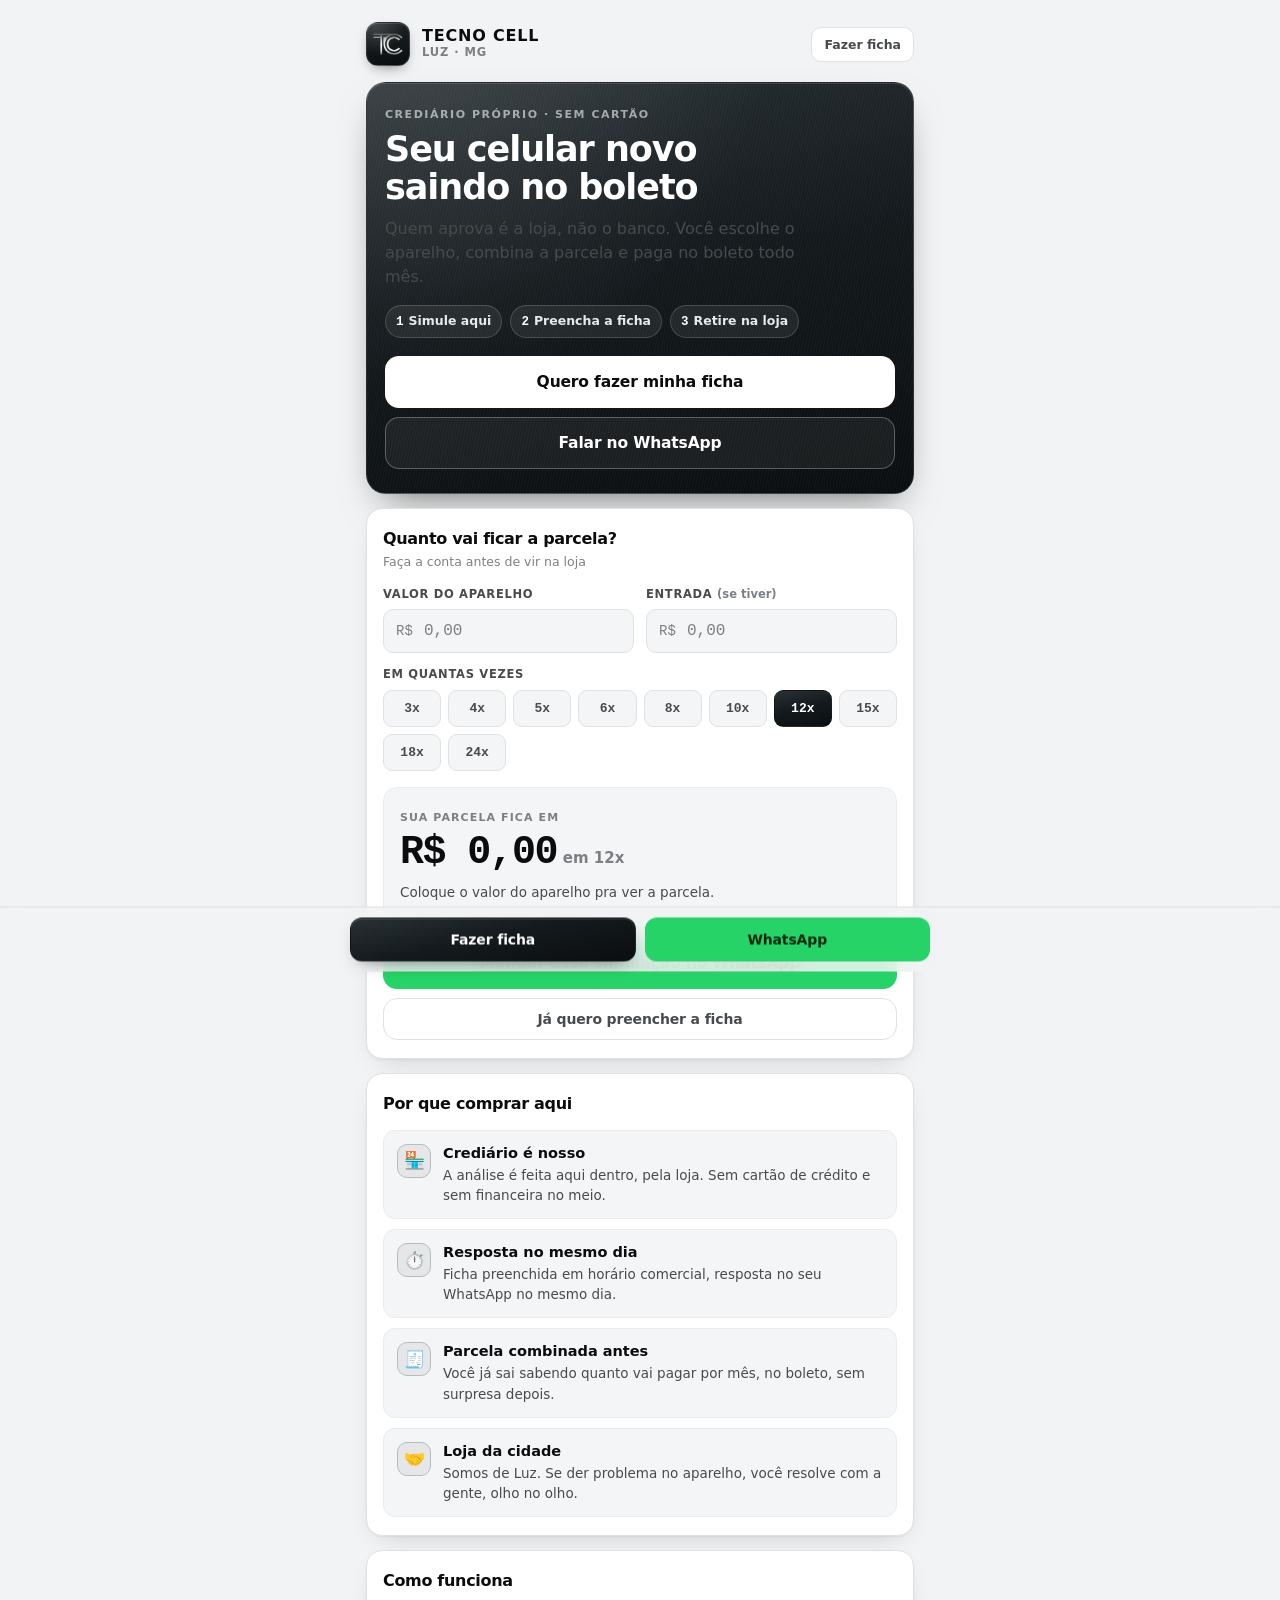
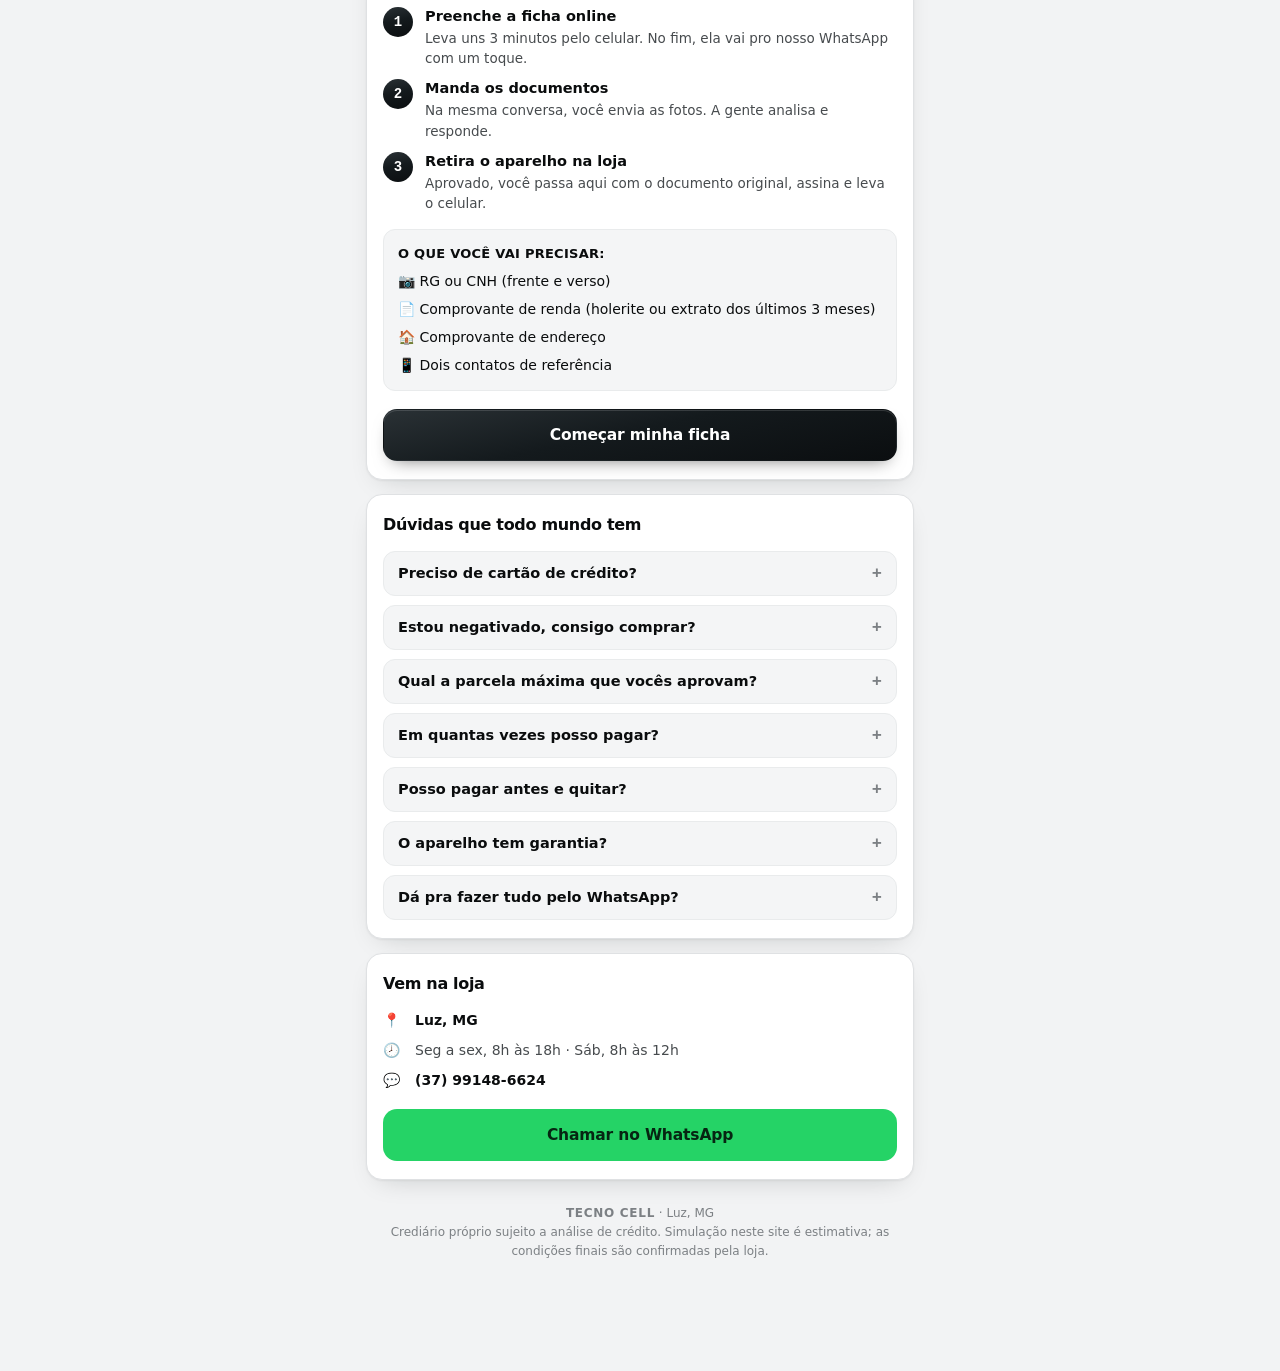
<file: loja.html>
<!doctype html>
<html lang="pt-BR">
<head>
<meta charset="utf-8">
<meta name="viewport" content="width=device-width,initial-scale=1,viewport-fit=cover">
<meta name="theme-color" content="#0B0E10">
<meta name="description" content="Tecno Cell em Luz, MG: celular novo no boleto, com crediário próprio da loja. Sem cartão de crédito e sem banco. Simule sua parcela e faça a ficha pelo WhatsApp.">
<meta property="og:title" content="Tecno Cell · Seu celular no boleto">
<meta property="og:description" content="Crediário próprio, sem cartão e sem banco. Simule a parcela e faça sua ficha em 3 minutos.">
<meta property="og:type" content="website">
<meta property="og:locale" content="pt_BR">
<title>Tecno Cell · Celular no boleto em Luz, MG</title>
<style>:root{padding-top:env(safe-area-inset-top,0px);padding-bottom:env(safe-area-inset-bottom,0px)}[hidden]{display:none!important}img{max-width:100%}</style>
</head>
<body>

<meta name="claude:viewport-fit-sides" content="cover">
<style>
/* Página de marketing da loja: mesmo sistema visual da ficha (index.html).
   O cliente chega aqui pelo Instagram/WhatsApp, simula a parcela e vai pra ficha. */
:root{
  --bg:#F2F3F4; --card:#FFFFFF; --field:#F4F5F6; --ink:#0A0C0D; --ink-2:#474B4E; --ink-3:#7C8084;
  --rule:#DFE1E3; --rule-2:#E9EBEC;
  --accent:#1B1F21; --accent-ink:#FFFFFF; --accent-soft:#E4E6E8; --accent-line:#B7BCBF;
  --ok:#2E7D52; --ok-soft:#E2EFE8; --ok-line:#9CCBB0;
  --warn:#96681A; --warn-soft:#F6ECD9; --warn-line:#E2C690;
  --bad:#A83E2B; --bad-soft:#F8E6E1; --bad-line:#E6B3A7;
  --wa:#25D366; --wa-ink:#062512;
  --metal:linear-gradient(168deg,#2A3135 0%,#141A1D 46%,#0B0E10 100%);
  --metal-edge:rgba(255,255,255,.14);
  --silver:linear-gradient(170deg,#FFFFFF 0%,#D4DADE 100%);
  --shadow:0 1px 2px rgba(11,16,20,.05),0 10px 28px -14px rgba(11,16,20,.22);
  --f-display:system-ui,-apple-system,"Segoe UI",Roboto,"Helvetica Neue",sans-serif;
  --f-body:system-ui,-apple-system,"Segoe UI",Roboto,"Helvetica Neue",sans-serif;
  --f-mono:ui-monospace,"SF Mono",SFMono-Regular,"Roboto Mono",Menlo,monospace;
}
@media (prefers-color-scheme:dark){:root:not([data-theme="light"]){
  --bg:#0A0C0D; --card:#14171A; --field:#101315; --ink:#E9ECEE; --ink-2:#B3B8BC; --ink-3:#82888C;
  --rule:#24282B; --rule-2:#1C2023;
  --accent:#C7CDD1; --accent-ink:#0A0C0D; --accent-soft:#1E2225; --accent-line:#3A3F43;
  --ok:#5FB886; --ok-soft:#142619; --ok-line:#2C5A3E;
  --warn:#D4982F; --warn-soft:#2A2213; --warn-line:#5E4718;
  --bad:#DE7A64; --bad-soft:#2E1711; --bad-line:#69372B;
  --shadow:0 1px 2px rgba(0,0,0,.45),0 10px 28px -14px rgba(0,0,0,.72);
  color-scheme:dark;
}}
:root[data-theme="dark"]{
  --bg:#0A0C0D; --card:#14171A; --field:#101315; --ink:#E9ECEE; --ink-2:#B3B8BC; --ink-3:#82888C;
  --rule:#24282B; --rule-2:#1C2023;
  --accent:#C7CDD1; --accent-ink:#0A0C0D; --accent-soft:#1E2225; --accent-line:#3A3F43;
  --ok:#5FB886; --ok-soft:#142619; --ok-line:#2C5A3E;
  --warn:#D4982F; --warn-soft:#2A2213; --warn-line:#5E4718;
  --bad:#DE7A64; --bad-soft:#2E1711; --bad-line:#69372B;
  --shadow:0 1px 2px rgba(0,0,0,.45),0 10px 28px -14px rgba(0,0,0,.72);
  color-scheme:dark;
}
*{box-sizing:border-box}
body{margin:0;background:var(--bg);color:var(--ink);font-family:var(--f-body);font-size:16px;line-height:1.5;-webkit-text-size-adjust:100%}
.wrap{max-width:580px;margin:0 auto;padding-block:0 110px;padding-left:max(16px,env(safe-area-inset-left,0px));padding-right:max(16px,env(safe-area-inset-right,0px))}
h1,h2,h3{font-family:var(--f-display);font-weight:800;margin:0;letter-spacing:-.02em;text-wrap:balance}
.mono{font-family:var(--f-mono);font-variant-numeric:tabular-nums}

.brand{display:flex;align-items:center;gap:12px;padding-block:22px 6px}
.logo{width:44px;height:44px;flex:0 0 44px;border-radius:12px;background:radial-gradient(125% 145% at 20% -12%,rgba(255,255,255,.2),rgba(255,255,255,0) 58%),linear-gradient(168deg,#1E2427 0%,#0A0D0F 100%);border:1px solid rgba(255,255,255,.14);display:grid;place-items:center;padding:6px;box-shadow:0 5px 14px -6px rgba(0,0,0,.6),inset 0 1px 0 rgba(255,255,255,.13)}
.logo img{width:100%;height:auto;display:block}
.brand b{display:block;font-size:16px;font-weight:800;letter-spacing:.05em;line-height:1.1}
.brand small{display:block;font-size:11.5px;letter-spacing:.08em;text-transform:uppercase;color:var(--ink-3);font-weight:700}
.brand .top-cta{margin-left:auto;font:700 12.5px var(--f-body);color:var(--ink-2);background:var(--card);border:1px solid var(--rule);border-radius:10px;padding:9px 12px;text-decoration:none}

.hero{padding-block:14px 4px}
.hero--metal{margin-top:10px;padding:24px 18px;border-radius:20px;background:repeating-linear-gradient(101deg,rgba(255,255,255,.022) 0 1px,rgba(255,255,255,0) 1px 3px),radial-gradient(120% 200% at 8% -40%,rgba(255,255,255,.13),rgba(255,255,255,0) 58%),var(--metal);border:1px solid rgba(255,255,255,.1);box-shadow:0 18px 40px -18px rgba(0,0,0,.6),inset 0 1px 0 rgba(255,255,255,.12);color:#F2F4F5}
.hero--metal .eyebrow{font-size:11px;font-weight:700;letter-spacing:.14em;text-transform:uppercase;color:rgba(255,255,255,.58)}
.hero--metal h1{color:#FFFFFF;margin-top:6px}
.hero--metal p{color:rgba(255,255,255,.74)}
.hero--metal .steps span{background:rgba(255,255,255,.07);border-color:rgba(255,255,255,.16);color:#E6EAEC}
.hero--metal .steps span i{color:#FFFFFF}
.hero h1{font-size:clamp(27px,7.2vw,35px);line-height:1.1;font-weight:800;letter-spacing:-.03em}
.hero p{margin:10px 0 0;color:var(--ink-2);max-width:44ch}
.steps{display:flex;gap:8px;margin-top:16px;flex-wrap:wrap}
.steps span{font-size:12.5px;font-weight:600;color:var(--ink-2);background:var(--card);border:1px solid var(--rule);padding:6px 10px;border-radius:999px}
.steps span i{font-style:normal;font-family:var(--f-mono);color:var(--accent);margin-right:5px}

.card{background:var(--card);border:1px solid var(--rule);border-radius:16px;padding:18px 16px;margin-top:14px;box-shadow:var(--shadow)}
.card h2{font-size:16px;margin-bottom:14px}
.card h2 small{display:block;font-family:var(--f-body);font-size:12.5px;font-weight:500;color:var(--ink-3);letter-spacing:0;margin-top:2px}
.fields{display:grid;gap:13px}
.row2{display:grid;grid-template-columns:1fr 1fr;gap:12px}
.row2 > *{min-width:0}
label.f{display:grid;gap:6px}
label.f > span{font-size:11.5px;font-weight:700;color:var(--ink-2);letter-spacing:.06em;text-transform:uppercase}
label.f > span em{font-style:normal;text-transform:none;letter-spacing:0;color:var(--ink-3);font-weight:600}
input{width:100%;font:500 16px var(--f-body);color:var(--ink);background:var(--field);border:1px solid var(--rule);border-radius:10px;padding:12px 13px;-webkit-appearance:none;appearance:none}
input.money{font-family:var(--f-mono);font-variant-numeric:tabular-nums}
input::placeholder{color:var(--ink-3);opacity:1}
:focus-visible{outline:2px solid var(--accent);outline-offset:2px}
.money-wrap{position:relative}
.money-wrap .cur{position:absolute;left:13px;top:50%;transform:translateY(-50%);font-family:var(--f-mono);font-size:14px;color:var(--ink-3);pointer-events:none}
.money-wrap input{padding-left:40px}
.chips{display:grid;grid-template-columns:repeat(auto-fill,minmax(54px,1fr));gap:7px}
.chip{border:1px solid var(--rule);background:var(--field);color:var(--ink-2);border-radius:9px;padding:10px 0;cursor:pointer;font:600 13px var(--f-mono)}
.chip[aria-pressed="true"]{background:var(--metal);border-color:transparent;color:#FFFFFF}
.note{font-size:13px;color:var(--ink-3);line-height:1.45;margin:0}

.btn{display:flex;align-items:center;justify-content:center;gap:9px;width:100%;padding:16px 18px;border-radius:14px;cursor:pointer;font:750 15.5px var(--f-display);border:1px solid transparent;text-decoration:none;letter-spacing:-.01em}
.btn-main{background:var(--metal);color:#FFFFFF;box-shadow:inset 0 1px 0 var(--metal-edge),0 8px 18px -10px rgba(0,0,0,.6)}
.btn-wa{background:var(--wa);color:var(--wa-ink)}
.btn-ghost{background:var(--card);color:var(--ink-2);border-color:var(--rule);font-size:14px;padding:12px}
.btn-light{background:#FFFFFF;color:#0A0C0D}
.btn-outline{background:rgba(255,255,255,.06);color:#FFFFFF;border-color:rgba(255,255,255,.28)}
.btn:hover{filter:brightness(1.06)}
.btn-row{display:grid;gap:9px;margin-top:18px}

/* resultado da simulação */
.quote{margin-top:16px;padding:16px;border-radius:14px;background:var(--field);border:1px solid var(--rule-2)}
.quote .lab{font-size:11px;font-weight:700;letter-spacing:.1em;text-transform:uppercase;color:var(--ink-3)}
.quote .big{font-family:var(--f-mono);font-size:clamp(30px,8.6vw,40px);font-weight:600;letter-spacing:-.04em;line-height:1.05;margin-top:4px;display:block}
.quote .big i{font-style:normal;font-size:15px;font-weight:600;color:var(--ink-3);letter-spacing:0;margin-left:6px;font-family:var(--f-body)}
.quote .sub{font-size:13.5px;color:var(--ink-2);margin:8px 0 0}

/* lista de vantagens */
.perks{display:grid;gap:10px}
.perk{display:grid;grid-template-columns:34px 1fr;gap:12px;align-items:start;padding:13px;border-radius:12px;background:var(--field);border:1px solid var(--rule-2)}
.perk .ic{width:34px;height:34px;border-radius:10px;display:grid;place-items:center;background:var(--accent-soft);border:1px solid var(--accent-line);font-size:17px;line-height:1}
.perk b{display:block;font-size:14.5px;font-weight:750;line-height:1.3}
.perk span{font-size:13.5px;color:var(--ink-2);display:block;margin-top:2px}

/* passos numerados */
.howto{display:grid;gap:11px;counter-reset:s}
.how{display:grid;grid-template-columns:30px 1fr;gap:12px;align-items:start}
.how .n{width:30px;height:30px;border-radius:50%;background:var(--metal);color:#FFF;display:grid;place-items:center;font:700 14px var(--f-mono)}
.how b{display:block;font-size:14.5px;line-height:1.3}
.how span{font-size:13.5px;color:var(--ink-2);display:block;margin-top:2px}

.docs{text-align:left;margin:16px 0 0;padding:14px;border-radius:12px;background:var(--field);border:1px solid var(--rule-2);display:grid;gap:7px;font-size:14px}
.docs b{font-family:var(--f-display);font-size:13px;letter-spacing:.02em}

/* ofertas */
.offers{display:grid;gap:10px}
.offer{display:grid;grid-template-columns:1fr auto;gap:12px;align-items:center;padding:14px;border-radius:13px;background:var(--field);border:1px solid var(--rule-2)}
.offer .n b{display:block;font-size:15px;font-weight:750;line-height:1.25}
.offer .n small{display:block;font-size:12.5px;color:var(--ink-3);margin-top:2px}
.offer .p{text-align:right}
.offer .p b{display:block;font-family:var(--f-mono);font-size:17px;font-weight:600;letter-spacing:-.02em}
.offer .p small{display:block;font-size:11.5px;color:var(--ink-3)}
.offer a{grid-column:1/-1;margin-top:2px}
.tag{display:inline-block;font-size:10.5px;font-weight:700;letter-spacing:.07em;text-transform:uppercase;padding:3px 7px;border-radius:6px;background:var(--ok-soft);color:var(--ok);border:1px solid var(--ok-line);margin-bottom:5px}

/* faq */
details.q{border:1px solid var(--rule-2);border-radius:12px;background:var(--field);padding:13px 14px}
details.q + details.q{margin-top:9px}
details.q > summary{cursor:pointer;font:750 14.5px var(--f-display);list-style:none;display:flex;gap:10px;align-items:baseline;color:var(--ink)}
details.q > summary::-webkit-details-marker{display:none}
details.q > summary::after{content:"+";margin-left:auto;font-family:var(--f-mono);color:var(--ink-3);font-size:17px;line-height:1}
details.q[open] > summary::after{content:"\2013"}
details.q p{font-size:13.5px;color:var(--ink-2);margin:10px 0 0}

/* loja */
.store{display:grid;gap:9px}
.store > div{display:grid;grid-template-columns:22px 1fr;gap:10px;font-size:14px;color:var(--ink-2);align-items:start}
.store > div > div{min-width:0;line-height:1.45}
.store b{color:var(--ink);font-weight:700}

/* barra fixa no celular */
.sticky{position:fixed;left:0;right:0;bottom:0;z-index:40;padding:10px max(12px,env(safe-area-inset-left,0px)) calc(10px + env(safe-area-inset-bottom,0px));background:color-mix(in srgb,var(--bg) 86%,transparent);backdrop-filter:blur(10px);border-top:1px solid var(--rule);transform:translateY(110%);transition:transform .25s}
.sticky.on{transform:translateY(0)}
.sticky .in{max-width:580px;margin:0 auto;display:grid;grid-template-columns:1fr 1fr;gap:9px}
.sticky .btn{padding:13px 10px;font-size:14px;border-radius:12px}

footer{margin-top:24px;text-align:center;font-size:12px;color:var(--ink-3);line-height:1.6}
@media (max-width:420px){.row2{grid-template-columns:1fr}}
@media (prefers-reduced-motion:reduce){*{transition:none!important}}
</style>

<div class="wrap">
  <header class="brand">
    <div class="logo"><img alt="Tecno Cell" src="[data-uri]"></div>
    <div><b>TECNO CELL</b><small>Luz · MG</small></div>
    <a class="top-cta" href="index.html">Fazer ficha</a>
  </header>

  <section class="hero hero--metal">
    <div class="eyebrow">Crediário próprio · sem cartão</div>
    <h1>Seu celular novo saindo no boleto</h1>
    <p>Quem aprova é a loja, não o banco. Você escolhe o aparelho, combina a parcela e paga no boleto todo mês.</p>
    <div class="steps"><span><i>1</i>Simule aqui</span><span><i>2</i>Preencha a ficha</span><span><i>3</i>Retire na loja</span></div>
    <div class="btn-row">
      <a class="btn btn-light" href="index.html">Quero fazer minha ficha</a>
      <a class="btn btn-outline" id="waTop" href="#" target="_blank" rel="noopener">Falar no WhatsApp</a>
    </div>
  </section>

  <section class="card">
    <h2>Quanto vai ficar a parcela?<small>Faça a conta antes de vir na loja</small></h2>
    <div class="fields">
      <div class="row2">
        <label class="f"><span>Valor do aparelho</span><div class="money-wrap"><span class="cur">R$</span><input id="s_valor" type="text" class="money" inputmode="numeric" placeholder="0,00"></div></label>
        <label class="f"><span>Entrada <em>(se tiver)</em></span><div class="money-wrap"><span class="cur">R$</span><input id="s_entrada" type="text" class="money" inputmode="numeric" placeholder="0,00"></div></label>
      </div>
      <label class="f"><span>Em quantas vezes</span><div class="chips" id="s_parc"></div></label>
    </div>
    <div class="quote">
      <span class="lab">Sua parcela fica em</span>
      <span class="big" id="q_parc">R$ 0,00<i id="q_n">em 12x</i></span>
      <p class="sub" id="q_sub">Coloque o valor do aparelho pra ver a parcela.</p>
    </div>
    <div class="btn-row">
      <a class="btn btn-wa" id="waSim" href="#" target="_blank" rel="noopener">Mandar essa simulação no WhatsApp</a>
      <a class="btn btn-ghost" href="index.html">Já quero preencher a ficha</a>
    </div>
  </section>

  <section class="card">
    <h2>Por que comprar aqui</h2>
    <div class="perks">
      <div class="perk"><div class="ic">🏪</div><div><b>Crediário é nosso</b><span>A análise é feita aqui dentro, pela loja. Sem cartão de crédito e sem financeira no meio.</span></div></div>
      <div class="perk"><div class="ic">⏱️</div><div><b>Resposta no mesmo dia</b><span>Ficha preenchida em horário comercial, resposta no seu WhatsApp no mesmo dia.</span></div></div>
      <div class="perk"><div class="ic">🧾</div><div><b>Parcela combinada antes</b><span>Você já sai sabendo quanto vai pagar por mês, no boleto, sem surpresa depois.</span></div></div>
      <div class="perk"><div class="ic">🤝</div><div><b>Loja da cidade</b><span>Somos de Luz. Se der problema no aparelho, você resolve com a gente, olho no olho.</span></div></div>
    </div>
  </section>

  <section class="card" id="ofertasCard" hidden>
    <h2>Aparelhos disponíveis<small>Fale com a gente pra conferir cor e estoque</small></h2>
    <div class="offers" id="ofertas"></div>
  </section>

  <section class="card">
    <h2>Como funciona</h2>
    <div class="howto">
      <div class="how"><div class="n">1</div><div><b>Preenche a ficha online</b><span>Leva uns 3 minutos pelo celular. No fim, ela vai pro nosso WhatsApp com um toque.</span></div></div>
      <div class="how"><div class="n">2</div><div><b>Manda os documentos</b><span>Na mesma conversa, você envia as fotos. A gente analisa e responde.</span></div></div>
      <div class="how"><div class="n">3</div><div><b>Retira o aparelho na loja</b><span>Aprovado, você passa aqui com o documento original, assina e leva o celular.</span></div></div>
    </div>
    <div class="docs">
      <b>O QUE VOCÊ VAI PRECISAR:</b>
      <span>📷 RG ou CNH (frente e verso)</span>
      <span>📄 Comprovante de renda (holerite ou extrato dos últimos 3 meses)</span>
      <span>🏠 Comprovante de endereço</span>
      <span>📱 Dois contatos de referência</span>
    </div>
    <div class="btn-row"><a class="btn btn-main" href="index.html">Começar minha ficha</a></div>
  </section>

  <section class="card">
    <h2>Dúvidas que todo mundo tem</h2>
    <details class="q"><summary>Preciso de cartão de crédito?</summary><p>Não. O crediário é da própria loja e você paga no boleto. Cartão não entra na história.</p></details>
    <details class="q"><summary>Estou negativado, consigo comprar?</summary><p>Depende. A gente analisa caso a caso, olhando renda e histórico — inclusive o seu histórico aqui na loja. Vale fazer a ficha: a resposta é rápida e não custa nada.</p></details>
    <details class="q"><summary>Qual a parcela máxima que vocês aprovam?</summary><p>Como regra, a parcela não passa de 30% da sua renda mensal, pra não apertar seu orçamento. Se o valor pedido ficar acima disso, a gente sugere uma entrada ou um aparelho que caiba na sua parcela.</p></details>
    <details class="q"><summary>Em quantas vezes posso pagar?</summary><p>De 3 a 24 vezes, conforme o valor do aparelho e a análise. Você escolhe na ficha e a gente confirma no WhatsApp.</p></details>
    <details class="q"><summary>Posso pagar antes e quitar?</summary><p>Pode. Passa na loja ou chama no WhatsApp que a gente acerta a quitação das parcelas que faltam.</p></details>
    <details class="q"><summary>O aparelho tem garantia?</summary><p>Sim, com nota fiscal e a garantia do fabricante. Qualquer defeito nesse prazo, traz aqui que a gente encaminha.</p></details>
    <details class="q"><summary>Dá pra fazer tudo pelo WhatsApp?</summary><p>A ficha e a análise, sim. A retirada é na loja, com seu documento original na mão — é assim que a gente confirma que é você mesmo.</p></details>
  </section>

  <section class="card">
    <h2>Vem na loja</h2>
    <div class="store">
      <div><span>📍</span><div id="st_end"><b>Luz, MG</b></div></div>
      <div><span>🕗</span><div id="st_hora"></div></div>
      <div><span>💬</span><div id="st_fone"></div></div>
    </div>
    <div class="btn-row">
      <a class="btn btn-wa" id="waBottom" href="#" target="_blank" rel="noopener">Chamar no WhatsApp</a>
    </div>
  </section>

  <footer>
    <b style="letter-spacing:.06em">TECNO CELL</b> · Luz, MG<br>
    Crediário próprio sujeito a análise de crédito. Simulação neste site é estimativa; as condições finais são confirmadas pela loja.
  </footer>
</div>

<div class="sticky" id="sticky">
  <div class="in">
    <a class="btn btn-main" href="index.html">Fazer ficha</a>
    <a class="btn btn-wa" id="waSticky" href="#" target="_blank" rel="noopener">WhatsApp</a>
  </div>
</div>

<script>
(function(){
"use strict";

/* ====================== EDITE AQUI ======================
   Tudo que muda na loja está nestas linhas. */

/* WhatsApp que recebe as mensagens (DDI+DDD+número, só dígitos) — mesmo da ficha */
var LOJA_WHATS = "5537991486624";

/* Juros do crediário em % ao mês. 0 = a parcela é só o valor dividido.
   Deixe igual ao que está configurado no painel da ficha. */
var JUROS = 0;

/* Endereço e horário. Deixe "" no que não quiser mostrar. */
var ENDERECO = "";                /* ex.: "Rua Rio Branco, 123 - Centro" */
var HORARIO  = "Seg a sex, 8h às 18h · Sáb, 8h às 12h";

/* Aparelhos em destaque. Deixe a lista vazia ([]) pra esconder a seção.
   nome: modelo · obs: cor/memória/estado · valor: preço à vista em reais · tag: selo opcional */
var OFERTAS = [
  /* { nome:"iPhone 13 128GB", obs:"Novo, lacrado", valor:3299, tag:"Mais vendido" }, */
  /* { nome:"Samsung A15 128GB", obs:"Novo, lacrado", valor:1199, tag:"" }, */
  /* { nome:"iPhone 11 64GB", obs:"Seminovo, bateria 90%", valor:1899, tag:"Última unidade" } */
];

/* ==================== FIM DA EDIÇÃO ==================== */

var $ = function(id){ return document.getElementById(id); };
var BRL = new Intl.NumberFormat("pt-BR",{style:"currency",currency:"BRL"});
function brl(n){ return BRL.format(isFinite(n)?n:0); }
function digits(s){ return String(s||"").replace(/\D/g,""); }
function waHref(num,text){ return "https://api.whatsapp.com/send?"+(num?"phone="+num+"&":"")+"text="+encodeURIComponent(text); }
function foneBonito(d){ var x=digits(d); if(x.indexOf("55")===0) x=x.slice(2); if(x.length===11) return "("+x.slice(0,2)+") "+x.slice(2,7)+"-"+x.slice(7); if(x.length===10) return "("+x.slice(0,2)+") "+x.slice(2,6)+"-"+x.slice(6); return d; }

/* Tabela Price, igual à da ficha */
function price(pv,n,i){ if(!(pv>0)||!(n>0)) return 0; var j=(i||0)/100; if(j<=0) return pv/n; var f=Math.pow(1+j,n); return pv*(j*f)/(f-1); }

/* ---------- máscara de dinheiro ---------- */
function bindMoney(el,cb){
  el.addEventListener("input",function(){
    var d=digits(this.value).slice(0,10);
    this.dataset.v = d ? String(parseInt(d,10)/100) : "0";
    this.value = d ? (parseInt(d,10)/100).toLocaleString("pt-BR",{minimumFractionDigits:2}) : "";
    cb();
  });
}
function mval(id){ return parseFloat($(id).dataset.v||"0")||0; }

/* ---------- parcelas ---------- */
var PARC=[3,4,5,6,8,10,12,15,18,24], parcSel=12;
PARC.forEach(function(n){
  var b=document.createElement("button");
  b.type="button"; b.className="chip"; b.textContent=n+"x";
  b.setAttribute("aria-pressed", n===parcSel?"true":"false");
  b.addEventListener("click",function(){
    parcSel=n;
    Array.prototype.forEach.call($("s_parc").children,function(c){ c.setAttribute("aria-pressed", c===b?"true":"false"); });
    calc();
  });
  $("s_parc").appendChild(b);
});

/* ---------- simulação ---------- */
function calc(){
  var valor=mval("s_valor"), entrada=Math.min(mval("s_entrada"),valor), fin=Math.max(0,valor-entrada);
  var p=price(fin,parcSel,JUROS);
  $("q_n").textContent="em "+parcSel+"x";
  $("q_parc").firstChild.nodeValue=brl(p);
  var sub;
  if(!(valor>0)){
    sub="Coloque o valor do aparelho pra ver a parcela.";
  } else {
    var rendaMin=p/0.30;
    sub=(entrada>0 ? "Entrada de "+brl(entrada)+" + " : "")+parcSel+"x de "+brl(p)+" no boleto"
      +(JUROS>0?"":" — sem juros, só dividido")+". Pra essa parcela caber na regra dos 30%, a renda precisa ser de uns "+brl(Math.ceil(rendaMin/10)*10)+" por mês.";
  }
  $("q_sub").textContent=sub;

  var msg;
  if(valor>0){
    msg="Oi! Vi o site da Tecno Cell e fiz uma simulação:\n\n"
      +"📱 Aparelho de "+brl(valor)+"\n"
      +(entrada>0?"💵 Entrada de "+brl(entrada)+"\n":"")
      +"📅 "+parcSel+"x de "+brl(p)+" no boleto\n\n"
      +"Consigo comprar no crediário?";
  } else {
    msg="Oi! Vi o site da Tecno Cell e queria saber sobre o crediário no boleto.";
  }
  $("waSim").href=waHref(LOJA_WHATS,msg);
}

bindMoney($("s_valor"),calc);
bindMoney($("s_entrada"),calc);

/* ---------- links de WhatsApp ---------- */
$("waTop").href=waHref(LOJA_WHATS,"Oi! Vi o site da Tecno Cell e queria saber sobre o celular no boleto.");
$("waBottom").href=waHref(LOJA_WHATS,"Oi! Queria saber o endereço e o horário da Tecno Cell.");
$("waSticky").href=waHref(LOJA_WHATS,"Oi! Vi o site da Tecno Cell e queria saber sobre o crediário.");

/* ---------- loja ---------- */
if(ENDERECO) $("st_end").innerHTML='<b>'+ENDERECO+'</b><br>Luz, MG';
$("st_hora").textContent = HORARIO || "Chame no WhatsApp pra confirmar o horário";
$("st_fone").innerHTML = '<b>'+foneBonito(LOJA_WHATS)+'</b>';

/* ---------- ofertas ---------- */
if(OFERTAS.length){
  $("ofertasCard").hidden=false;
  var box=$("ofertas");
  OFERTAS.forEach(function(o){
    var p=price(o.valor,12,JUROS);
    var el=document.createElement("div"); el.className="offer";
    var n=document.createElement("div"); n.className="n";
    n.innerHTML=(o.tag?'<span class="tag">'+o.tag+'</span>':'')+'<b>'+o.nome+'</b>'+(o.obs?'<small>'+o.obs+'</small>':'');
    var pr=document.createElement("div"); pr.className="p";
    pr.innerHTML='<b>'+brl(o.valor)+'</b><small>ou 12x de '+brl(p)+'</small>';
    var a=document.createElement("a"); a.className="btn btn-wa"; a.target="_blank"; a.rel="noopener";
    a.textContent="Quero esse"; a.style.padding="12px"; a.style.fontSize="14px";
    a.href=waHref(LOJA_WHATS,"Oi! Me interessei no "+o.nome+" ("+brl(o.valor)+") que vi no site. Dá pra fazer no crediário?");
    el.appendChild(n); el.appendChild(pr); el.appendChild(a);
    box.appendChild(el);
  });
}

/* ---------- barra fixa ---------- */
var sticky=$("sticky");
function onScroll(){ sticky.classList.toggle("on", window.scrollY>420); }
window.addEventListener("scroll",onScroll,{passive:true});
onScroll();

calc();
})();
</script>
</body>
</html>
</file>
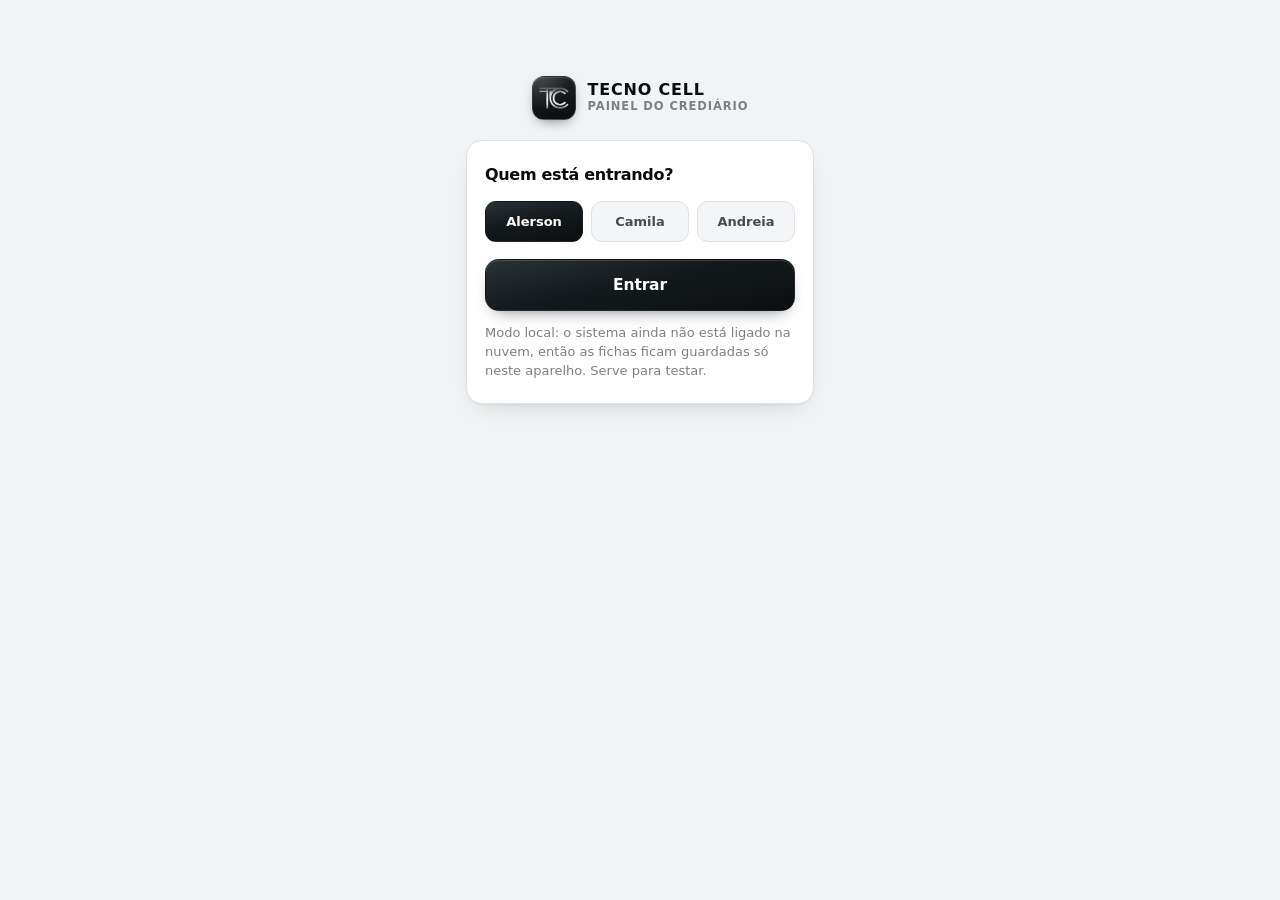
<file: painel.html>
<!doctype html>
<html lang="pt-BR">
<head>
<meta charset="utf-8">
<meta name="viewport" content="width=device-width,initial-scale=1,viewport-fit=cover">
<meta name="theme-color" content="#0B0E10">
<meta name="robots" content="noindex">
<title>Painel · Crediário Tecno Cell</title>
<link rel="icon" href="assets/icone-192.png">
<link rel="apple-touch-icon" href="assets/icone-apple.png">
<link rel="manifest" href="manifest.webmanifest">
<meta name="apple-mobile-web-app-capable" content="yes">
<meta name="apple-mobile-web-app-title" content="Crediário">
<link rel="stylesheet" href="assets/estilo.css">
</head>
<body>

<!-- ===================== LOGIN ===================== -->
<div class="wrap login" id="telaLogin" hidden>
  <header class="brand" style="justify-content:center">
    <div class="logo"><img alt="Tecno Cell" src="assets/logo.png"></div>
    <div><b>TECNO CELL</b><small>Painel do crediário</small></div>
  </header>
  <section class="card">
    <h2>Quem está entrando?</h2>
    <div class="fields">
      <div class="quem" id="quem"></div>
      <label class="f"><span>Senha</span><input id="senha" type="password" autocomplete="current-password" placeholder="Sua senha"></label>
      <p class="err" id="loginErr" hidden></p>
      <button type="button" class="btn btn-main" id="btnEntrar">Entrar</button>
      <p class="note" id="loginNota"></p>
    </div>
  </section>
</div>

<!-- ===================== APLICATIVO ===================== -->
<div class="wrap" id="telaApp" hidden>
  <header class="brand">
    <div class="logo"><img alt="Tecno Cell" src="assets/logo.png"></div>
    <div><b>TECNO CELL</b><small id="quemSou">—</small></div>
    <div class="dir">
      <nav class="tabs" id="tabs">
        <button type="button" data-v="novas" aria-pressed="true">Fichas<span class="cnt" id="cntNovas" hidden>0</span></button>
        <button type="button" data-v="hist" aria-pressed="false">Histórico</button>
        <button type="button" data-v="cfg" aria-pressed="false">Ajustes</button>
      </nav>
    </div>
  </header>

  <!-- ---------- FILA ---------- -->
  <main id="vnovas">
    <div class="kpis">
      <div class="kpi"><small>Esperando você</small><b id="kEsp">0</b><span id="kEspSub">fichas novas</span></div>
      <div class="kpi"><small>Aprovadas hoje</small><b id="kAprov">0</b><span id="kAprovSub">—</span></div>
      <div class="kpi"><small>Aprovação no mês</small><b id="kTaxa">—</b><span id="kMesSub">0 fichas</span></div>
    </div>
    <p class="aviso" id="avisoModo" hidden></p>
    <section class="card">
      <h2>Fichas para analisar<small id="subFila">Chega aqui na hora que o cliente envia</small></h2>
      <div class="fila" id="fila"><p class="empty" id="filaVazia">Nenhuma ficha esperando. Quando um cliente preencher o link, ela aparece aqui.</p></div>
      <div class="btn-row">
        <a class="btn btn-ghost" id="btnLink" href="index.html" target="_blank" rel="noopener">Abrir a ficha como o cliente vê</a>
        <button type="button" class="btn btn-ghost" id="btnCopiarLink">Copiar o link do Stories</button>
        <button type="button" class="btn btn-ghost" id="btnExemplo" hidden>Criar ficha de exemplo</button>
      </div>
    </section>
  </main>

  <!-- ---------- ANALISE DE UMA FICHA ---------- -->
  <main id="vficha" hidden>
    <button type="button" class="voltar" id="btnVoltar">← Voltar para as fichas</button>
    <section class="card">
      <div style="display:flex;align-items:flex-start;gap:10px">
        <h2 id="aNome" style="flex:1">Cliente</h2>
        <span class="pill sm p-idle" id="aStatus">novo</span>
      </div>
      <p class="note mono" id="aProto" style="margin:0 0 12px"></p>
      <dl class="summary" id="aResumo"></dl>
      <div class="meter">
        <div class="row2">
          <label class="f"><span>Parcela real</span><div class="money-wrap"><span class="cur">R$</span><input id="a_parcela" type="text" class="money" inputmode="numeric"></div></label>
          <label class="f"><span>Parcelas</span><input id="a_n" type="tel" class="num" inputmode="numeric"></label>
        </div>
        <div class="mline" style="margin-top:12px"><span class="lab">Comprometimento da renda</span><span class="val" id="aPct">—</span></div>
        <div class="track"><div class="fill" id="aFill"></div></div>
        <p class="note" id="aPctNote" style="margin-top:8px"></p>
      </div>
    </section>

    <section class="card">
      <h2>Sua conferência<small>Fica salva para a equipe toda ver</small></h2>
      <div class="checks" id="checks"></div>
    </section>

    <section class="card">
      <div class="score-box">
        <div class="score-num" id="aScore">0<small>/100</small></div>
        <div><span class="pill p-idle" id="aPill">Aguardando</span></div>
      </div>
      <p class="reason" id="aReason"></p>
      <div class="decide" id="decide">
        <button type="button" class="d-ok"   id="dAprova">Aprovar</button>
        <button type="button" class="d-warn" id="dContra">Contraproposta</button>
        <button type="button" class="d-bad"  id="dRecusa">Recusar</button>
      </div>
      <p class="note" id="semPermissao" hidden style="margin-top:14px">Só o administrador aprova ou recusa. Faça a conferência e avise o Alerson.</p>

      <div class="reply" id="reply" hidden>
        <label class="f"><span id="replyLab">Mensagem para o cliente</span><textarea id="replyTxt"></textarea></label>
        <div class="btn-row">
          <button type="button" class="btn btn-ok" id="btnConfirmar">Confirmar e avisar o cliente</button>
          <a class="btn btn-wa" id="btnWa" href="#" target="_blank" rel="noopener">Abrir no WhatsApp e mandar eu mesmo</a>
          <button type="button" class="btn btn-ghost" id="btnCancelar">Cancelar</button>
        </div>
        <p class="note" id="replyNota" style="margin-top:10px"></p>
      </div>
      <p class="ok-note" id="jaDecidido" hidden></p>
    </section>

    <section class="card">
      <h2>Anotação interna<small>O cliente não vê</small></h2>
      <textarea id="aObs" placeholder="Ex.: ligar para a referência depois das 18h"></textarea>
      <div class="btn-row"><button type="button" class="btn btn-ghost" id="btnObs">Salvar anotação</button></div>
    </section>
  </main>

  <!-- ---------- HISTORICO ---------- -->
  <main id="vhist" hidden>
    <section class="hero"><h1>Histórico</h1><p>Todas as fichas que já passaram por aqui.</p></section>
    <section class="card">
      <div class="hist" id="hist"><p class="empty" id="histVazio">Ainda não há fichas decididas.</p></div>
    </section>
  </main>

  <!-- ---------- AJUSTES ---------- -->
  <main id="vcfg" hidden>
    <section class="hero"><h1>Ajustes</h1><p id="cfgQuem">—</p></section>

    <section class="card">
      <h2>Aviso neste aparelho</h2>
      <div class="fields">
        <p class="note" id="notifEstado">—</p>
        <button type="button" class="btn btn-ghost" id="btnNotif">Ativar aviso de ficha nova</button>
        <p class="note">Com o painel aberto (mesmo em outra aba) toca um som e aparece o aviso. Com o painel fechado, quem avisa é o Telegram — configure abaixo.</p>
      </div>
    </section>

    <section class="card" id="cardRegras">
      <h2>Regras da análise</h2>
      <div class="fields">
        <div class="row2">
          <label class="f"><span>Score mínimo</span><input id="s_min" type="tel" class="num" inputmode="numeric"></label>
          <label class="f"><span>Teto da renda %</span><input id="s_teto" type="tel" class="num" inputmode="numeric"></label>
        </div>
        <label class="f"><span>Juros do crediário <em>(% ao mês)</em></span><input id="s_juros" type="text" class="num" inputmode="decimal" placeholder="0 = só divide o valor"></label>
        <label class="f"><span>WhatsApp da loja</span><input id="s_whats" type="tel" class="num" inputmode="numeric" placeholder="5537999999999"></label>
        <p class="note">Reprova direto: restrição no SPC, parcela acima do teto, ou sem carteira e sem extrato bom. Pontos: SPC limpo 25, carteira 6+ meses 20 (ou 14 pelo extrato), extrato bom 15 (fraco 7), já pagou na loja 15, referências confirmadas 10, parcela até 20% da renda 15.</p>
        <button type="button" class="btn btn-ghost" id="btnRegras">Salvar regras</button>
      </div>
    </section>

    <section class="card" id="cardIntegra" hidden>
      <h2>Notificação e WhatsApp automático<small>Só você (administrador) vê esta parte</small></h2>
      <details class="cfg" open>
        <summary>Aviso na hora pelo Telegram (grátis)</summary>
        <div class="fields">
          <label class="f"><span>Token do bot</span><input id="i_tgtoken" type="text" placeholder="123456:ABC-DEF..." autocomplete="off"></label>
          <label class="f"><span>Seu chat ID</span><input id="i_tgchat" type="text" placeholder="123456789" autocomplete="off"></label>
          <p class="note">No Telegram: fale com <b>@BotFather</b> → /newbot → copie o token. Depois fale com <b>@userinfobot</b> → ele responde seu chat ID. Mande um "oi" para o seu bot uma vez.</p>
        </div>
      </details>
      <details class="cfg">
        <summary>WhatsApp automático para o cliente</summary>
        <div class="fields">
          <label class="f"><span>Provedor</span>
            <select id="i_prov">
              <option value="">Nenhum (eu mando pelo WhatsApp na mão)</option>
              <option value="zapi">Z-API</option>
              <option value="evolution">Evolution API</option>
              <option value="cloud">WhatsApp Cloud API (Meta)</option>
              <option value="webhook">Webhook (n8n, Make, Zapier)</option>
            </select></label>
          <label class="f"><span>URL</span><input id="i_waurl" type="url" placeholder="https://api.z-api.io/instances/SUA/token/SEU" autocomplete="off"></label>
          <label class="f"><span>Token</span><input id="i_watoken" type="text" placeholder="Client-Token / apikey / Bearer" autocomplete="off"></label>
          <label class="consent"><input type="checkbox" id="i_auto"><span>Mandar a mensagem para o cliente automaticamente quando eu decidir</span></label>
          <label class="consent"><input type="checkbox" id="i_notifwa"><span>Avisar ficha nova também no meu WhatsApp</span></label>
          <label class="f"><span>Meu WhatsApp</span><input id="i_adminwa" type="tel" class="num" inputmode="numeric" placeholder="5537991486624"></label>
        </div>
      </details>
      <div class="btn-row">
        <button type="button" class="btn btn-ghost" id="btnIntegra">Salvar notificação e WhatsApp</button>
        <button type="button" class="btn btn-ghost" id="btnTestar">Mandar aviso de teste agora</button>
      </div>
      <p class="note" id="integraNota" style="margin-top:10px"></p>
    </section>

    <section class="card">
      <h2>Link do Stories</h2>
      <div class="fields">
        <p class="note mono" id="linkPublico" style="overflow-wrap:anywhere"></p>
        <button type="button" class="btn btn-ghost" id="btnCopiarLink2">Copiar link</button>
        <p class="note">Use <b>?v=camila</b> no fim do link para saber quem mandou a ficha.</p>
      </div>
    </section>

    <section class="card">
      <div class="btn-row"><button type="button" class="btn btn-ghost" id="btnSair">Sair do painel</button></div>
    </section>
  </main>

  <footer><b style="letter-spacing:.06em">TECNO CELL</b> · painel do crediário</footer>
</div>

<div class="toast" id="toast" role="status"></div>

<script src="config.js"></script>
<script src="assets/comum.js"></script>
<script src="assets/supabase.js"></script>
<script src="assets/painel.js"></script>
</body>
</html>
</file>
<file: assets/estilo.css>
/* =======================================================================
   CREDIARIO TECNO CELL - visual comum da ficha e do painel
   ======================================================================= */
:root{
  --bg:#F2F3F4; --card:#FFFFFF; --field:#F4F5F6; --ink:#0A0C0D; --ink-2:#474B4E; --ink-3:#7C8084;
  --rule:#DFE1E3; --rule-2:#E9EBEC;
  --accent:#1B1F21; --accent-ink:#FFFFFF; --accent-soft:#E4E6E8; --accent-line:#B7BCBF;
  --ok:#2E7D52; --ok-soft:#E2EFE8; --ok-line:#9CCBB0;
  --warn:#96681A; --warn-soft:#F6ECD9; --warn-line:#E2C690;
  --bad:#A83E2B; --bad-soft:#F8E6E1; --bad-line:#E6B3A7;
  --wa:#25D366; --wa-ink:#062512;
  --metal:linear-gradient(168deg,#2A3135 0%,#141A1D 46%,#0B0E10 100%);
  --metal-edge:rgba(255,255,255,.14);
  --shadow:0 1px 2px rgba(11,16,20,.05),0 10px 28px -14px rgba(11,16,20,.22);
  --f-display:system-ui,-apple-system,"Segoe UI",Roboto,"Helvetica Neue",sans-serif;
  --f-body:system-ui,-apple-system,"Segoe UI",Roboto,"Helvetica Neue",sans-serif;
  --f-mono:ui-monospace,"SF Mono",SFMono-Regular,"Roboto Mono",Menlo,monospace;
}
@media (prefers-color-scheme:dark){:root:not([data-theme="light"]){
  --bg:#0A0C0D; --card:#14171A; --field:#101315; --ink:#E9ECEE; --ink-2:#B3B8BC; --ink-3:#82888C;
  --rule:#24282B; --rule-2:#1C2023;
  --accent:#C7CDD1; --accent-ink:#0A0C0D; --accent-soft:#1E2225; --accent-line:#3A3F43;
  --ok:#5FB886; --ok-soft:#142619; --ok-line:#2C5A3E;
  --warn:#D4982F; --warn-soft:#2A2213; --warn-line:#5E4718;
  --bad:#DE7A64; --bad-soft:#2E1711; --bad-line:#69372B;
  --shadow:0 1px 2px rgba(0,0,0,.45),0 10px 28px -14px rgba(0,0,0,.72);
  color-scheme:dark;
}}
*{box-sizing:border-box}
html,body{margin:0}
body{background:var(--bg);color:var(--ink);font-family:var(--f-body);font-size:16px;line-height:1.5;
  -webkit-text-size-adjust:100%;padding-top:env(safe-area-inset-top,0px)}
[hidden]{display:none!important}
img{max-width:100%}
.wrap{max-width:580px;margin:0 auto;padding:0 max(16px,env(safe-area-inset-left,0px)) calc(48px + env(safe-area-inset-bottom,0px))}
h1,h2,h3{font-family:var(--f-display);font-weight:800;margin:0;letter-spacing:-.02em;text-wrap:balance}
.mono{font-family:var(--f-mono);font-variant-numeric:tabular-nums}
a{color:inherit}

/* ---------- topo ---------- */
.brand{display:flex;align-items:center;gap:12px;padding:22px 0 6px;flex-wrap:wrap}
.logo{width:44px;height:44px;flex:0 0 44px;border-radius:12px;
  background:radial-gradient(125% 145% at 20% -12%,rgba(255,255,255,.2),rgba(255,255,255,0) 58%),linear-gradient(168deg,#1E2427 0%,#0A0D0F 100%);
  border:1px solid rgba(255,255,255,.14);display:grid;place-items:center;padding:6px;
  box-shadow:0 5px 14px -6px rgba(0,0,0,.6),inset 0 1px 0 rgba(255,255,255,.13)}
.brand b{display:block;font-size:16px;font-weight:800;letter-spacing:.05em;line-height:1.1}
.brand small{display:block;font-size:11.5px;letter-spacing:.08em;text-transform:uppercase;color:var(--ink-3);font-weight:700}
.brand .dir{margin-left:auto;display:flex;align-items:center;gap:8px}

.hero{padding:14px 0 4px}
.hero--metal{margin-top:10px;padding:22px 18px;border-radius:20px;color:#F2F4F5;
  background:repeating-linear-gradient(101deg,rgba(255,255,255,.022) 0 1px,rgba(255,255,255,0) 1px 3px),radial-gradient(120% 200% at 8% -40%,rgba(255,255,255,.13),rgba(255,255,255,0) 58%),var(--metal);
  border:1px solid rgba(255,255,255,.1);box-shadow:0 18px 40px -18px rgba(0,0,0,.6),inset 0 1px 0 rgba(255,255,255,.12)}
.hero--metal .eyebrow{font-size:11px;font-weight:700;letter-spacing:.14em;text-transform:uppercase;color:rgba(255,255,255,.58)}
.hero--metal h1{color:#FFF;margin-top:6px}
.hero--metal p{color:rgba(255,255,255,.74)}
.hero--metal .steps span{background:rgba(255,255,255,.07);border-color:rgba(255,255,255,.16);color:#E6EAEC}
.hero--metal .steps span i{color:#FFF}
.hero h1{font-size:clamp(25px,6.4vw,32px);line-height:1.12;letter-spacing:-.025em}
.hero p{margin:8px 0 0;color:var(--ink-2);max-width:46ch}
.steps{display:flex;gap:8px;margin-top:14px;flex-wrap:wrap}
.steps span{font-size:12.5px;font-weight:600;color:var(--ink-2);background:var(--card);border:1px solid var(--rule);padding:6px 10px;border-radius:999px}
.steps span i{font-style:normal;font-family:var(--f-mono);color:var(--accent);margin-right:5px}

/* ---------- cards e campos ---------- */
.card{background:var(--card);border:1px solid var(--rule);border-radius:16px;padding:18px 16px;margin-top:14px;box-shadow:var(--shadow)}
.card h2{font-size:16px;margin-bottom:14px}
.card h2 small{display:block;font-family:var(--f-body);font-size:12.5px;font-weight:500;color:var(--ink-3);letter-spacing:0;margin-top:2px}
.fields{display:grid;gap:13px}
.row2{display:grid;grid-template-columns:1fr 1fr;gap:12px}
.row2>*{min-width:0}
label.f{display:grid;gap:6px}
label.f>span{font-size:11.5px;font-weight:700;color:var(--ink-2);letter-spacing:.06em;text-transform:uppercase}
label.f>span em{font-style:normal;text-transform:none;letter-spacing:0;color:var(--ink-3);font-weight:600}
input,select,textarea{width:100%;font:500 16px var(--f-body);color:var(--ink);background:var(--field);
  border:1px solid var(--rule);border-radius:10px;padding:12px 13px;-webkit-appearance:none;appearance:none}
select{background-image:linear-gradient(45deg,transparent 50%,var(--ink-3) 50%),linear-gradient(135deg,var(--ink-3) 50%,transparent 50%);
  background-position:calc(100% - 18px) 52%,calc(100% - 13px) 52%;background-size:5px 5px;background-repeat:no-repeat;padding-right:32px}
textarea{min-height:120px;resize:vertical;font-size:14px;line-height:1.5}
input.money,input.num{font-family:var(--f-mono);font-variant-numeric:tabular-nums}
input::placeholder,textarea::placeholder{color:var(--ink-3);opacity:1}
input[aria-invalid="true"],select[aria-invalid="true"]{border-color:var(--bad);background:var(--bad-soft)}
:focus-visible{outline:2px solid var(--accent);outline-offset:2px}
.money-wrap{position:relative}
.money-wrap .cur{position:absolute;left:13px;top:50%;transform:translateY(-50%);font-family:var(--f-mono);font-size:14px;color:var(--ink-3);pointer-events:none}
.money-wrap input{padding-left:40px}
.chips{display:grid;grid-template-columns:repeat(auto-fill,minmax(54px,1fr));gap:7px}
.chip{border:1px solid var(--rule);background:var(--field);color:var(--ink-2);border-radius:9px;padding:10px 0;cursor:pointer;font:600 13px var(--f-mono)}
.chip[aria-pressed="true"]{background:var(--metal);border-color:transparent;color:#FFF}
.consent{display:flex;gap:11px;align-items:flex-start;font-size:14px;color:var(--ink-2);line-height:1.45;cursor:pointer}
.consent input{width:22px;height:22px;flex:0 0 22px;margin-top:1px;-webkit-appearance:auto;appearance:auto;accent-color:var(--accent);padding:0}
.err{font-size:13px;color:var(--bad);font-weight:600;margin:12px 2px 0}
.note{font-size:13px;color:var(--ink-3);line-height:1.45;margin:0}
.ok-note{font-size:13px;color:var(--ok);font-weight:600;margin:10px 2px 0}

.btn{display:flex;align-items:center;justify-content:center;gap:9px;width:100%;padding:16px 18px;border-radius:14px;
  cursor:pointer;font:750 15.5px var(--f-display);border:1px solid transparent;text-decoration:none;letter-spacing:-.01em}
.btn-main{background:var(--metal);color:#FFF;box-shadow:inset 0 1px 0 var(--metal-edge),0 8px 18px -10px rgba(0,0,0,.6)}
.btn-wa{background:var(--wa);color:var(--wa-ink)}
.btn-ghost{background:var(--card);color:var(--ink-2);border-color:var(--rule);font-size:14px;padding:12px}
.btn-ok{background:var(--ok);color:#FFF}
.btn:hover{filter:brightness(1.06)}
.btn:disabled{opacity:.55;cursor:default;filter:none}
.btn-row{display:grid;gap:9px;margin-top:16px}

/* ---------- tela de enviado ---------- */
.done{text-align:center;padding:26px 18px}
.done .tick{width:58px;height:58px;border-radius:50%;background:var(--ok-soft);color:var(--ok);display:grid;place-items:center;margin:0 auto 12px;font-size:28px;border:1px solid var(--ok-line)}
.done h2{font-size:21px;margin-bottom:6px}
.done p{color:var(--ink-2);margin:0 auto;max-width:40ch}
.proto{display:inline-block;margin-top:12px;font-family:var(--f-mono);font-size:14px;background:var(--accent-soft);color:var(--accent);border:1px solid var(--accent-line);border-radius:8px;padding:6px 12px}
.docs{text-align:left;margin:18px 0 0;padding:14px;border-radius:12px;background:var(--field);border:1px solid var(--rule-2);display:grid;gap:7px;font-size:14px}
.docs b{font-family:var(--f-display);font-size:13px;letter-spacing:.02em}

/* ---------- painel ---------- */
.tabs{display:flex;background:var(--card);border:1px solid var(--rule);border-radius:10px;padding:3px;gap:2px}
.tabs button{border:0;background:transparent;color:var(--ink-2);font:700 12.5px var(--f-body);padding:7px 11px;border-radius:7px;cursor:pointer;position:relative}
.tabs button[aria-pressed="true"]{background:var(--metal);color:#FFF}
.tabs button .cnt{display:inline-block;min-width:18px;margin-left:5px;padding:0 5px;border-radius:999px;background:var(--bad);color:#FFF;font:700 11px var(--f-mono)}
.kpis{display:grid;grid-template-columns:repeat(3,1fr);gap:10px;margin-top:10px}
.kpi{background:var(--card);border:1px solid var(--rule);border-radius:14px;padding:13px 12px}
.kpi small{display:block;font-size:10.5px;font-weight:700;letter-spacing:.07em;text-transform:uppercase;color:var(--ink-3)}
.kpi b{display:block;font-family:var(--f-mono);font-size:24px;font-weight:600;letter-spacing:-.03em;margin-top:3px}
.kpi span{font-size:11.5px;color:var(--ink-3)}
.fila{display:grid;gap:10px}
.fcard{display:grid;grid-template-columns:1fr auto;gap:4px 10px;align-items:center;width:100%;text-align:left;
  background:var(--card);border:1px solid var(--rule);border-radius:14px;padding:14px;cursor:pointer;box-shadow:var(--shadow);font:inherit;color:inherit}
.fcard[data-novo="1"]{border-color:var(--accent-line);box-shadow:0 0 0 2px var(--accent-soft),var(--shadow)}
.fcard b{font-size:15.5px;font-weight:700;line-height:1.25;overflow-wrap:anywhere}
.fcard .meta{grid-column:1/-1;font-size:12.5px;color:var(--ink-3);font-family:var(--f-mono);margin-top:2px}
.fcard .quer{grid-column:1/-1;font-size:13.5px;color:var(--ink-2);margin-top:4px;overflow-wrap:anywhere}
.pill{display:inline-flex;align-items:center;gap:7px;padding:6px 12px;border-radius:999px;font:700 13px var(--f-display);border:1px solid transparent;white-space:nowrap}
.pill::before{content:"";width:7px;height:7px;border-radius:50%;background:currentColor}
.pill.sm{padding:4px 9px;font-size:11.5px}
.p-ok{background:var(--ok-soft);color:var(--ok);border-color:var(--ok-line)}
.p-warn{background:var(--warn-soft);color:var(--warn);border-color:var(--warn-line)}
.p-bad{background:var(--bad-soft);color:var(--bad);border-color:var(--bad-line)}
.p-idle{background:var(--field);color:var(--ink-3);border-color:var(--rule)}
.p-novo{background:var(--accent-soft);color:var(--accent);border-color:var(--accent-line)}
.summary{display:grid;border:1px solid var(--rule-2);border-radius:12px;overflow:hidden}
.summary div{display:flex;gap:10px;padding:9px 12px;font-size:14px;background:var(--field)}
.summary div+div{border-top:1px solid var(--rule-2)}
.summary dt{color:var(--ink-3);flex:0 0 112px;font-size:12.5px;font-weight:600;padding-top:1px}
.summary dd{margin:0;min-width:0;overflow-wrap:anywhere;font-weight:600;white-space:pre-line}
.summary dd a{color:var(--ok);font-weight:700;text-decoration:none}
.meter{margin-top:14px;padding:13px;border-radius:12px;background:var(--field);border:1px solid var(--rule-2)}
.mline{display:flex;align-items:baseline;gap:8px}
.mline .lab{font-size:11.5px;font-weight:700;color:var(--ink-2);letter-spacing:.05em;text-transform:uppercase}
.mline .val{margin-left:auto;font-family:var(--f-mono);font-size:16px;font-weight:600}
.track{height:8px;border-radius:5px;background:var(--rule);overflow:hidden;margin-top:10px}
.fill{height:100%;width:0;border-radius:5px;background:var(--ok);transition:width .3s,background .3s}
.checks{display:grid;gap:9px}
.check{display:grid;gap:10px;padding:12px;border-radius:12px;border:1px solid var(--rule);background:var(--field)}
.check .t b{display:block;font-size:14px;font-weight:700;line-height:1.3}
.check .t small{font-size:12px;color:var(--ink-3)}
.check[data-tone="ok"]{border-color:var(--ok-line);background:var(--ok-soft)}
.check[data-tone="warn"]{border-color:var(--warn-line);background:var(--warn-soft)}
.check[data-tone="bad"]{border-color:var(--bad-line);background:var(--bad-soft)}
.seg{display:flex;border:1px solid var(--rule);border-radius:9px;overflow:hidden;background:var(--card)}
.seg button{flex:1;border:0;background:transparent;color:var(--ink-3);cursor:pointer;font:700 12px var(--f-body);padding:10px 6px;letter-spacing:.03em}
.seg button+button{border-left:1px solid var(--rule)}
.seg button[aria-pressed="true"][data-tone="ok"]{background:var(--ok);color:var(--card)}
.seg button[aria-pressed="true"][data-tone="warn"]{background:var(--warn);color:var(--card)}
.seg button[aria-pressed="true"][data-tone="bad"]{background:var(--bad);color:var(--card)}
.seg button[aria-pressed="true"][data-tone="flat"]{background:var(--ink-2);color:var(--card)}
.score-box{display:flex;align-items:center;gap:16px}
.score-num{font-family:var(--f-mono);font-size:46px;font-weight:600;letter-spacing:-.05em;line-height:1}
.score-num small{font-size:13px;color:var(--ink-3);letter-spacing:0;margin-left:2px}
.reason{font-size:13.5px;color:var(--ink-2);margin:10px 0 0}
.decide{display:grid;grid-template-columns:1fr 1fr 1fr;gap:8px;margin-top:16px}
.decide button{border-radius:11px;padding:13px 6px;font:700 14px var(--f-display);cursor:pointer;border:1px solid}
.d-ok{background:var(--ok);color:#FFF;border-color:var(--ok)}
.d-warn{background:var(--warn-soft);color:var(--warn);border-color:var(--warn-line)}
.d-bad{background:var(--bad-soft);color:var(--bad);border-color:var(--bad-line)}
.reply{margin-top:14px;padding:14px;border-radius:12px;border:1px solid var(--accent-line);background:var(--accent-soft)}
.reply textarea{background:var(--card);min-height:196px}
.hist{display:grid;gap:8px}
.hrow{display:grid;grid-template-columns:auto 1fr auto;gap:11px;align-items:center;padding:11px 12px;border:1px solid var(--rule);border-radius:11px;background:var(--field);cursor:pointer;text-align:left;font:inherit;color:inherit;width:100%}
.hrow .s{font-family:var(--f-mono);font-weight:600;font-size:15px;width:30px;text-align:center}
.hrow .n{min-width:0}
.hrow .n b{display:block;font-size:14px;white-space:nowrap;overflow:hidden;text-overflow:ellipsis}
.hrow .n small{font-size:11.5px;color:var(--ink-3);font-family:var(--f-mono)}
.empty{font-size:13.5px;color:var(--ink-3);text-align:center;padding:14px 4px}
details.cfg>summary{cursor:pointer;font:700 14px var(--f-display);list-style:none;display:flex}
details.cfg>summary::-webkit-details-marker{display:none}
details.cfg>summary::after{content:"+";margin-left:auto;font-family:var(--f-mono);color:var(--ink-3)}
details.cfg[open]>summary::after{content:"\2013"}
details.cfg[open]>summary{margin-bottom:14px}
.voltar{display:inline-flex;align-items:center;gap:6px;background:none;border:0;color:var(--ink-3);font:700 13px var(--f-body);padding:14px 0 0;cursor:pointer}
.toast{position:fixed;left:50%;bottom:calc(24px + env(safe-area-inset-bottom,0px));transform:translate(-50%,12px);
  background:var(--ink);color:var(--bg);padding:11px 18px;border-radius:999px;font-size:13.5px;font-weight:600;
  opacity:0;pointer-events:none;transition:opacity .2s,transform .2s;z-index:50;max-width:88vw;text-align:center}
.toast.on{opacity:1;transform:translate(-50%,0)}
.aviso{margin-top:14px;padding:12px 14px;border-radius:12px;font-size:13.5px;line-height:1.45;
  background:var(--warn-soft);border:1px solid var(--warn-line);color:var(--warn)}
.aviso b{font-weight:800}
footer{margin-top:22px;text-align:center;font-size:12px;color:var(--ink-3)}
/* login */
.login{max-width:380px;margin:0 auto;padding-top:6vh}
.login .card{padding:22px 18px}
.quem{display:grid;grid-template-columns:repeat(3,1fr);gap:8px;margin-bottom:4px}
.quem button{border:1px solid var(--rule);background:var(--field);color:var(--ink-2);border-radius:11px;padding:12px 4px;cursor:pointer;font:700 13px var(--f-display)}
.quem button[aria-pressed="true"]{background:var(--metal);color:#FFF;border-color:transparent}
@media (max-width:560px){.brand .dir{flex-basis:100%;margin-left:0;margin-top:10px}.tabs{width:100%}.tabs button{flex:1}}
@media (max-width:420px){.row2{grid-template-columns:1fr}.kpi b{font-size:20px}.summary dt{flex-basis:92px}}
@media (prefers-reduced-motion:reduce){*{transition:none!important}}
</file>
